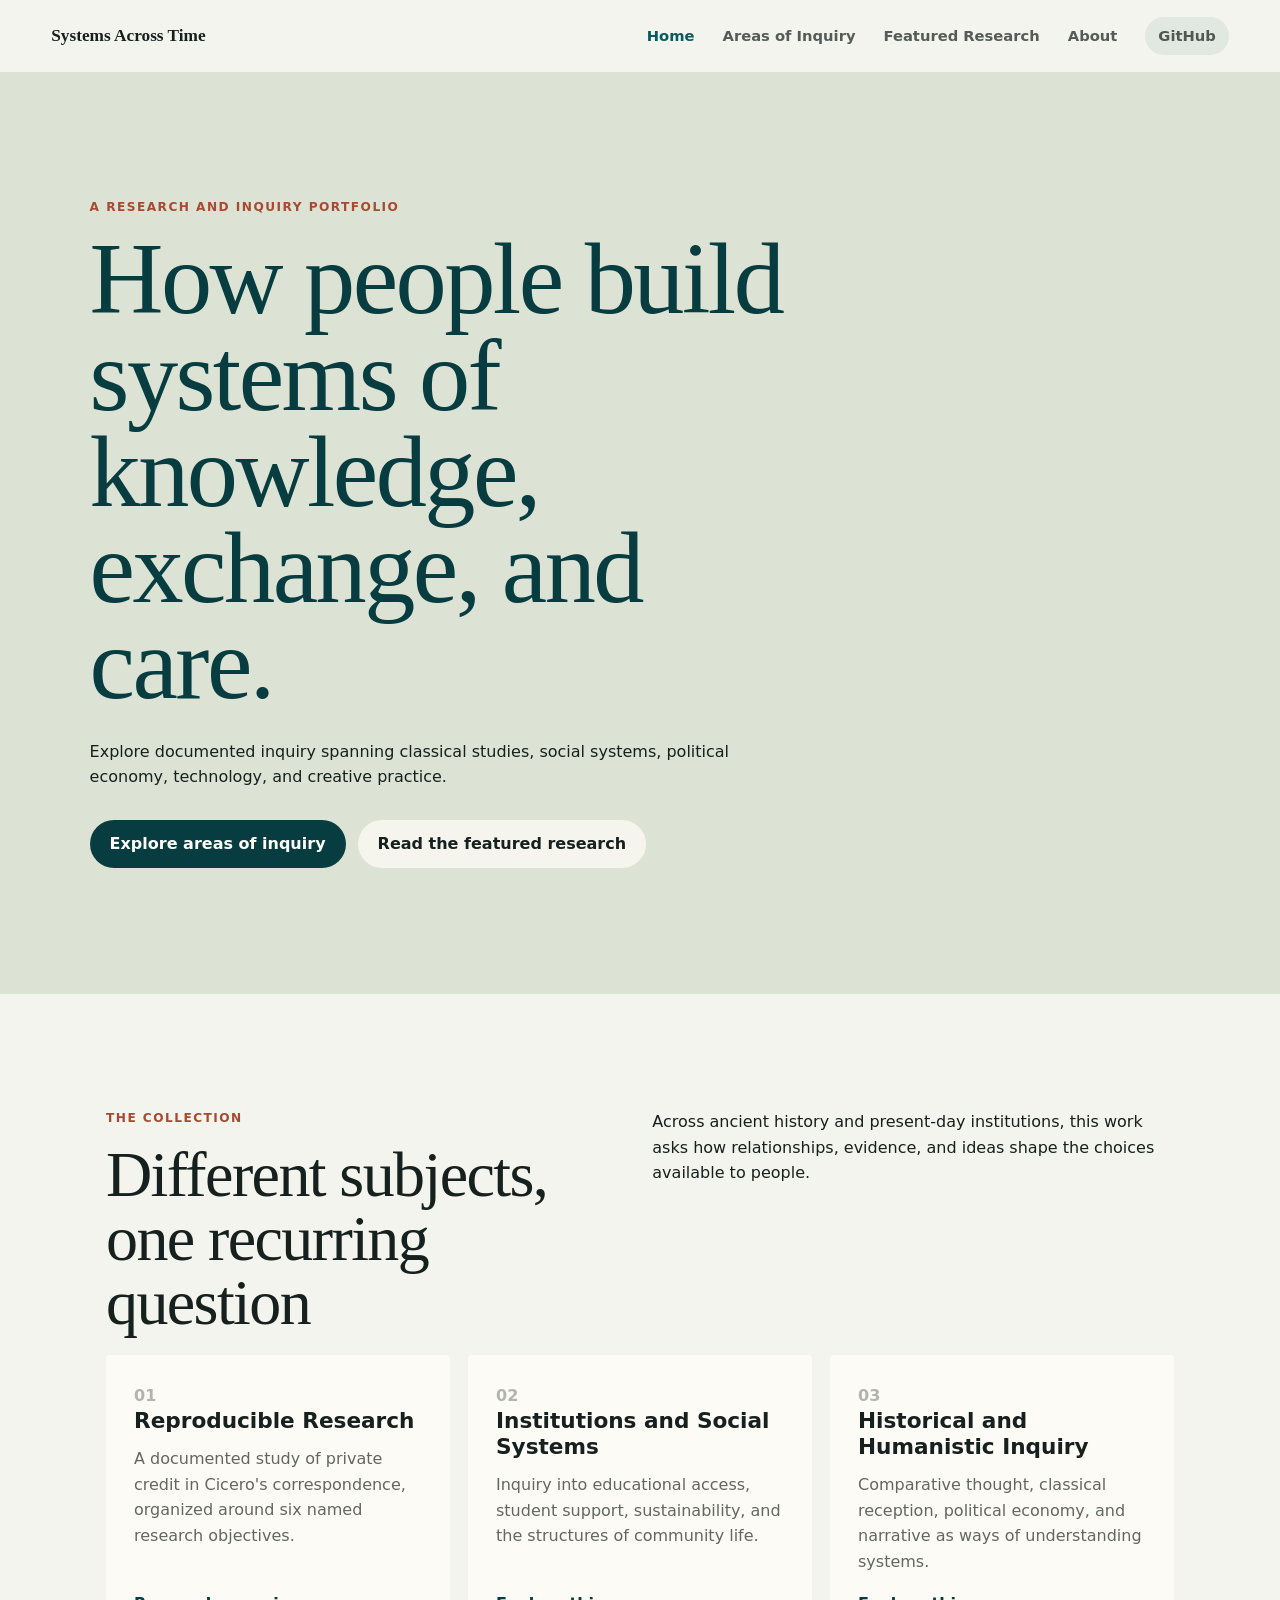
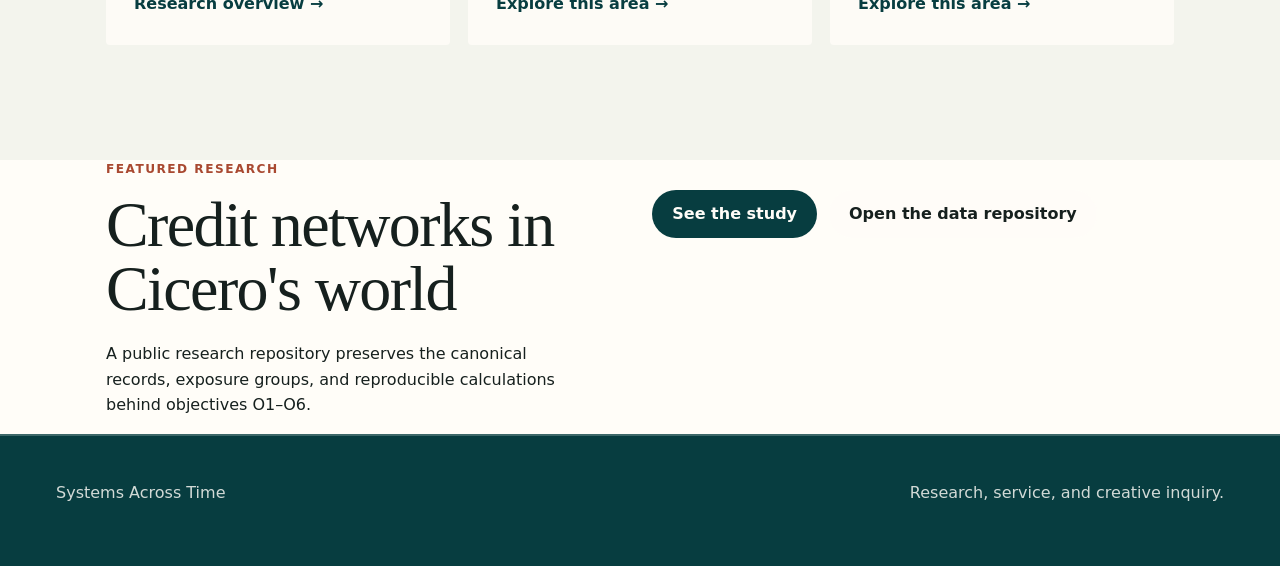
<file: index.html>
<!doctype html>
<html lang="en">
<head>
  <meta charset="utf-8">
  <meta name="viewport" content="width=device-width, initial-scale=1">
  <meta name="description" content="Systems Across Time is a collection of research, service, and creative projects about how people build systems of knowledge, exchange, and care.">
  <title>Systems Across Time</title>
  <link rel="icon" href="assets/favicon.svg" type="image/svg+xml">
  <link rel="stylesheet" href="styles.css?v=20260715-2">
  <script src="script.js" defer></script>
</head>
<body>
  <a class="skip-link" href="#main">Skip to content</a>
  <header class="site-header">
    <a class="brand" href="index.html">Systems Across Time</a>
    <nav class="site-nav" aria-label="Main navigation">
      <a aria-current="page" href="index.html">Home</a><a href="projects/index.html">Areas of Inquiry</a><a href="research/index.html">Featured Research</a><a href="about.html">About</a>
      <a class="nav-cta" href="https://github.com/hcl-1024/cicero-credit-networks">GitHub</a>
    </nav>
  </header>
  <main id="main">
    <section class="hero">
      <div class="hero-content">
        <p class="eyebrow">A research and inquiry portfolio</p>
        <h1>How people build systems of knowledge, exchange, and care.</h1>
        <p>Explore documented inquiry spanning classical studies, social systems, political economy, technology, and creative practice.</p>
        <div class="actions"><a class="button primary" href="projects/index.html">Explore areas of inquiry</a><a class="button secondary" href="research/index.html">Read the featured research</a></div>
      </div>
    </section>
    <section class="section">
      <div class="inner split">
        <div><p class="kicker">The collection</p><h2>Different subjects, one recurring question</h2></div>
        <p>Across ancient history and present-day institutions, this work asks how relationships, evidence, and ideas shape the choices available to people.</p>
      </div>
      <div class="inner card-grid">
        <article class="card"><span class="card-number">01</span><h3>Reproducible Research</h3><p>A documented study of private credit in Cicero's correspondence, organized around six named research objectives.</p><a class="card-link" href="research/index.html">Research overview →</a></article>
        <article class="card"><span class="card-number">02</span><h3>Institutions and Social Systems</h3><p>Inquiry into educational access, student support, sustainability, and the structures of community life.</p><a class="card-link" href="projects/index.html#social-systems">Explore this area →</a></article>
        <article class="card"><span class="card-number">03</span><h3>Historical and Humanistic Inquiry</h3><p>Comparative thought, classical reception, political economy, and narrative as ways of understanding systems.</p><a class="card-link" href="projects/index.html#humanities">Explore this area →</a></article>
      </div>
    </section>
    <section class="band"><div class="inner split"><div><p class="kicker">Featured research</p><h2>Credit networks in Cicero's world</h2><p>A public research repository preserves the canonical records, exposure groups, and reproducible calculations behind objectives O1–O6.</p></div><div class="actions"><a class="button primary" href="research/index.html">See the study</a><a class="button secondary" href="https://github.com/hcl-1024/cicero-credit-networks">Open the data repository</a></div></div></section>
  </main>
  <footer class="site-footer"><div class="footer-inner"><p>Systems Across Time</p><p>Research, service, and creative inquiry.</p></div></footer>
</body>
</html>
</file>
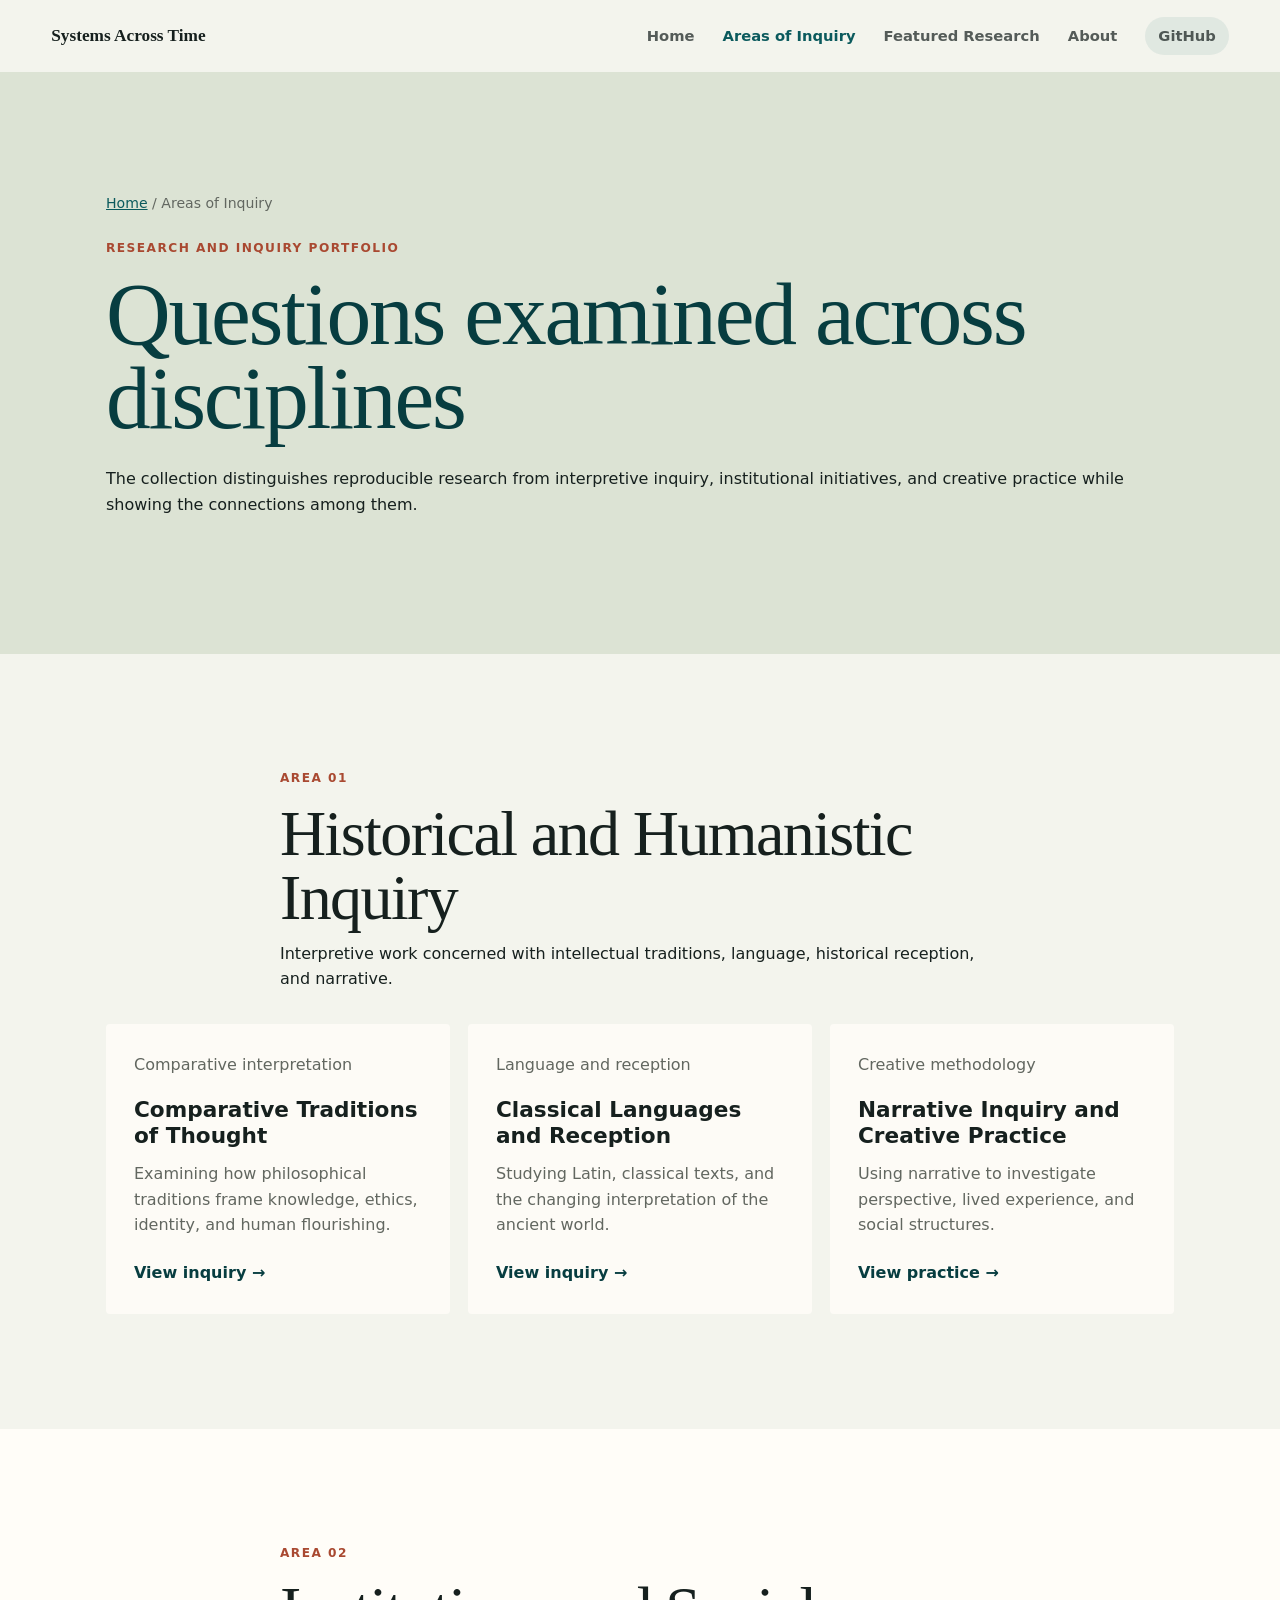
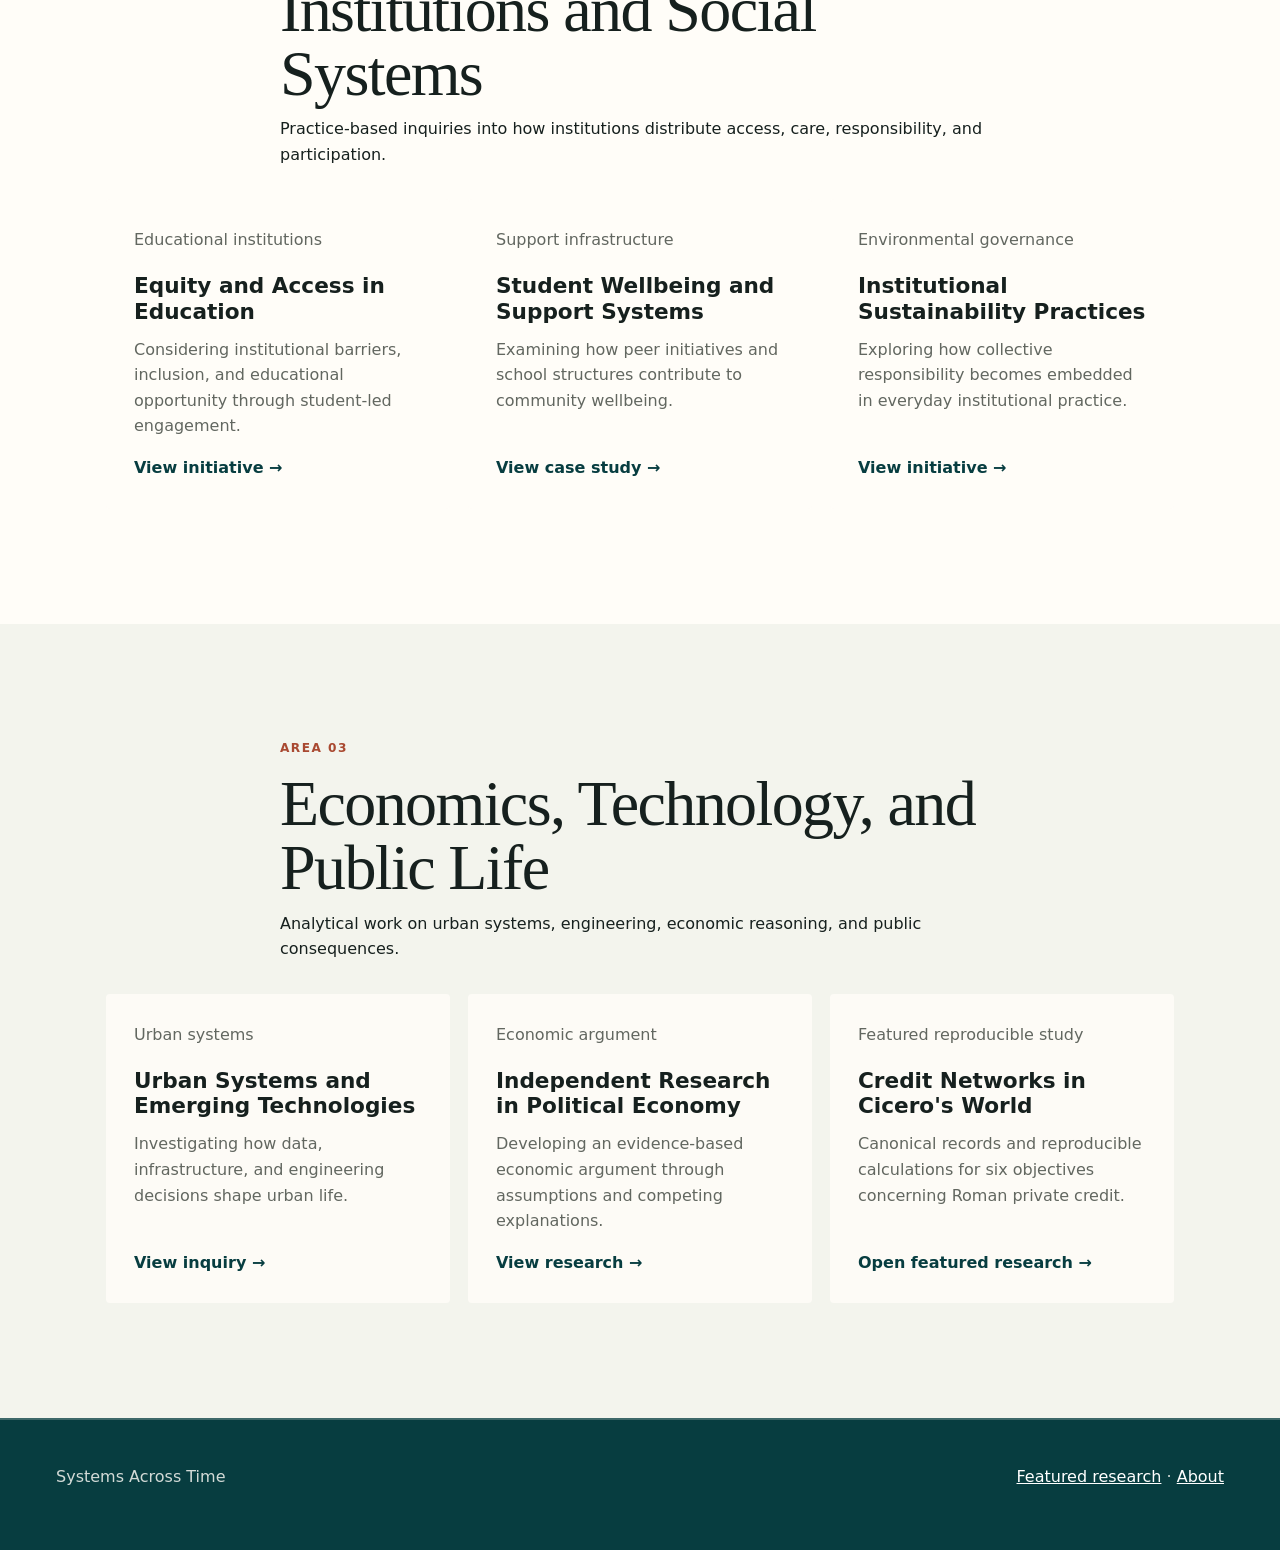
<file: projects/index.html>
<!doctype html>
<html lang="en">
<head>
  <meta charset="utf-8"><meta name="viewport" content="width=device-width, initial-scale=1">
  <meta name="description" content="Research and areas of inquiry across the humanities, social systems, economics, and technology.">
  <title>Research and Areas of Inquiry | Systems Across Time</title>
  <link rel="icon" href="../assets/favicon.svg" type="image/svg+xml"><link rel="stylesheet" href="../styles.css?v=20260715-2"><script src="../script.js" defer></script>
</head>
<body><a class="skip-link" href="#main">Skip to content</a>
<header class="site-header"><a class="brand" href="../index.html">Systems Across Time</a><nav class="site-nav" aria-label="Main navigation"><a href="../index.html">Home</a><a aria-current="page" href="index.html">Areas of Inquiry</a><a href="../research/index.html">Featured Research</a><a href="../about.html">About</a><a class="nav-cta" href="https://github.com/hcl-1024/cicero-credit-networks">GitHub</a></nav></header>
<main id="main">
  <section class="page-hero"><div class="inner"><p class="breadcrumbs"><a href="../index.html">Home</a> / Areas of Inquiry</p><p class="eyebrow">Research and inquiry portfolio</p><h1>Questions examined across disciplines</h1><p>The collection distinguishes reproducible research from interpretive inquiry, institutional initiatives, and creative practice while showing the connections among them.</p></div></section>
  <section class="section area-section" id="humanities"><div class="inner area-heading"><p class="kicker">Area 01</p><h2>Historical and Humanistic Inquiry</h2><p>Interpretive work concerned with intellectual traditions, language, historical reception, and narrative.</p></div><div class="inner card-grid">
    <article class="card"><p class="card-meta">Comparative interpretation</p><h3>Comparative Traditions of Thought</h3><p>Examining how philosophical traditions frame knowledge, ethics, identity, and human flourishing.</p><a class="card-link" href="comparative-philosophy.html">View inquiry →</a></article>
    <article class="card"><p class="card-meta">Language and reception</p><h3>Classical Languages and Reception</h3><p>Studying Latin, classical texts, and the changing interpretation of the ancient world.</p><a class="card-link" href="latin-club.html">View inquiry →</a></article>
    <article class="card"><p class="card-meta">Creative methodology</p><h3>Narrative Inquiry and Creative Practice</h3><p>Using narrative to investigate perspective, lived experience, and social structures.</p><a class="card-link" href="creative-writing.html">View practice →</a></article>
  </div></section>
  <section class="section area-section band" id="social-systems"><div class="inner area-heading"><p class="kicker">Area 02</p><h2>Institutions and Social Systems</h2><p>Practice-based inquiries into how institutions distribute access, care, responsibility, and participation.</p></div><div class="inner card-grid">
    <article class="card"><p class="card-meta">Educational institutions</p><h3>Equity and Access in Education</h3><p>Considering institutional barriers, inclusion, and educational opportunity through student-led engagement.</p><a class="card-link" href="education-equity.html">View initiative →</a></article>
    <article class="card"><p class="card-meta">Support infrastructure</p><h3>Student Wellbeing and Support Systems</h3><p>Examining how peer initiatives and school structures contribute to community wellbeing.</p><a class="card-link" href="student-wellbeing.html">View case study →</a></article>
    <article class="card"><p class="card-meta">Environmental governance</p><h3>Institutional Sustainability Practices</h3><p>Exploring how collective responsibility becomes embedded in everyday institutional practice.</p><a class="card-link" href="sustainability.html">View initiative →</a></article>
  </div></section>
  <section class="section area-section" id="public-life"><div class="inner area-heading"><p class="kicker">Area 03</p><h2>Economics, Technology, and Public Life</h2><p>Analytical work on urban systems, engineering, economic reasoning, and public consequences.</p></div><div class="inner card-grid">
    <article class="card"><p class="card-meta">Urban systems</p><h3>Urban Systems and Emerging Technologies</h3><p>Investigating how data, infrastructure, and engineering decisions shape urban life.</p><a class="card-link" href="smart-cities.html">View inquiry →</a></article>
    <article class="card"><p class="card-meta">Economic argument</p><h3>Independent Research in Political Economy</h3><p>Developing an evidence-based economic argument through assumptions and competing explanations.</p><a class="card-link" href="economics-essay.html">View research →</a></article>
    <article class="card"><p class="card-meta">Featured reproducible study</p><h3>Credit Networks in Cicero's World</h3><p>Canonical records and reproducible calculations for six objectives concerning Roman private credit.</p><a class="card-link" href="../research/index.html">Open featured research →</a></article>
  </div></section>
</main><footer class="site-footer"><div class="footer-inner"><p>Systems Across Time</p><p><a href="../research/index.html">Featured research</a> · <a href="../about.html">About</a></p></div></footer></body></html>
</file>
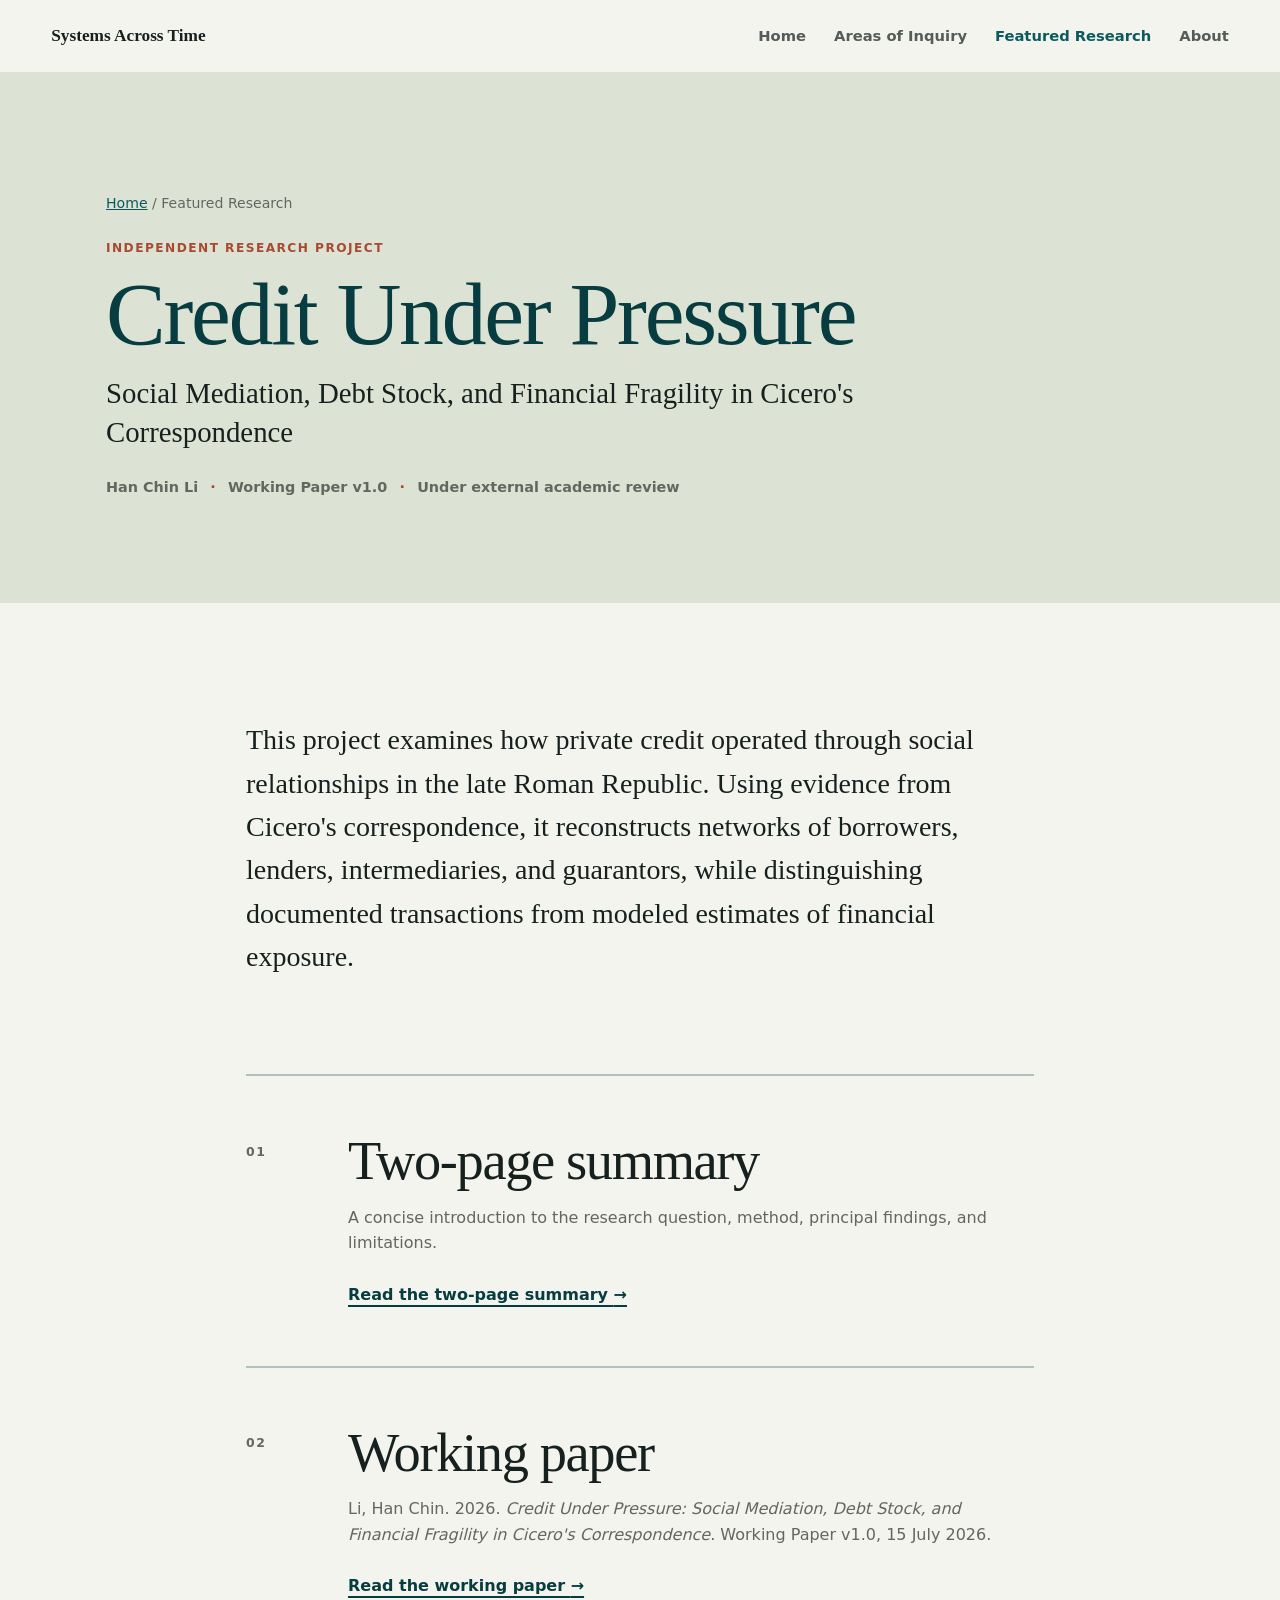
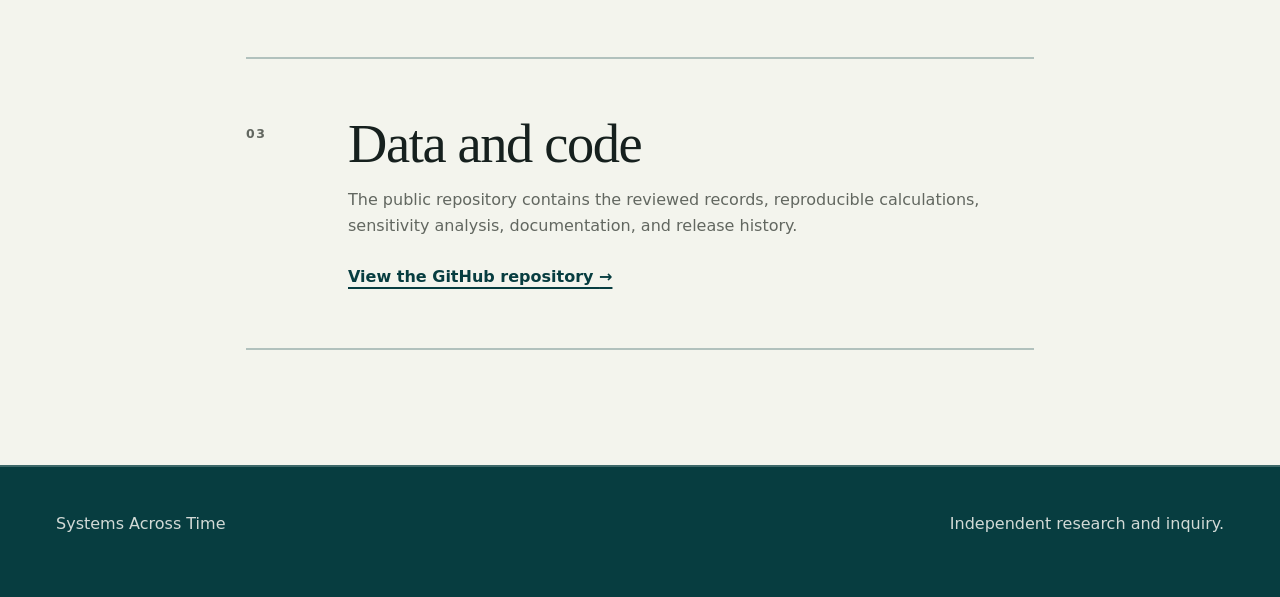
<file: research/index.html>
<!doctype html>
<html lang="en">
<head>
  <meta charset="utf-8">
  <meta name="viewport" content="width=device-width, initial-scale=1">
  <meta name="description" content="Credit Under Pressure, Han Chin Li's working paper and reproducible research project on private credit in Cicero's correspondence.">
  <title>Credit Under Pressure | Systems Across Time</title>
  <link rel="icon" href="../assets/favicon.svg" type="image/svg+xml">
  <link rel="stylesheet" href="../styles.css?v=20260715-3">
  <script src="../script.js" defer></script>
</head>
<body class="research-page">
  <a class="skip-link" href="#main">Skip to content</a>
  <header class="site-header">
    <a class="brand" href="../index.html">Systems Across Time</a>
    <nav class="site-nav" aria-label="Main navigation">
      <a href="../index.html">Home</a>
      <a href="../projects/index.html">Areas of Inquiry</a>
      <a aria-current="page" href="index.html">Featured Research</a>
      <a href="../about.html">About</a>
    </nav>
  </header>

  <main id="main">
    <section class="page-hero research-hero">
      <div class="inner">
        <p class="breadcrumbs"><a href="../index.html">Home</a> / Featured Research</p>
        <p class="eyebrow">Independent Research Project</p>
        <h1>Credit Under Pressure</h1>
        <p class="research-subtitle">Social Mediation, Debt Stock, and Financial Fragility in Cicero's Correspondence</p>
        <p class="research-meta">Han Chin Li <span aria-hidden="true">·</span> Working Paper v1.0 <span aria-hidden="true">·</span> Under external academic review</p>
      </div>
    </section>

    <section class="section">
      <div class="inner research-content">
        <p class="research-intro" id="overview">This project examines how private credit operated through social relationships in the late Roman Republic. Using evidence from Cicero's correspondence, it reconstructs networks of borrowers, lenders, intermediaries, and guarantors, while distinguishing documented transactions from modeled estimates of financial exposure.</p>

        <div class="resource-list" aria-label="Project resources">
          <article class="resource" id="summary">
            <p class="resource-number">01</p>
            <div>
              <h2>Two-page summary</h2>
              <p>A concise introduction to the research question, method, principal findings, and limitations.</p>
              <a class="resource-link" href="documents/Cicero_Credit_Networks_Two_Page_Summary.pdf">Read the two-page summary <span aria-hidden="true">→</span></a>
            </div>
          </article>

          <article class="resource" id="paper">
            <p class="resource-number">02</p>
            <div>
              <h2>Working paper</h2>
              <p>Li, Han Chin. 2026. <cite>Credit Under Pressure: Social Mediation, Debt Stock, and Financial Fragility in Cicero's Correspondence</cite>. Working Paper v1.0, 15 July 2026.</p>
              <a class="resource-link" href="documents/Li_2026_Credit_Under_Pressure_Working_Paper_v1.0.pdf">Read the working paper <span aria-hidden="true">→</span></a>
            </div>
          </article>

          <article class="resource" id="repository">
            <p class="resource-number">03</p>
            <div>
              <h2>Data and code</h2>
              <p>The public repository contains the reviewed records, reproducible calculations, sensitivity analysis, documentation, and release history.</p>
              <a class="resource-link" href="https://github.com/hcl-1024/cicero-credit-networks">View the GitHub repository <span aria-hidden="true">→</span></a>
            </div>
          </article>
        </div>
      </div>
    </section>
  </main>

  <footer class="site-footer">
    <div class="footer-inner"><p>Systems Across Time</p><p>Independent research and inquiry.</p></div>
  </footer>
</body>
</html>
</file>
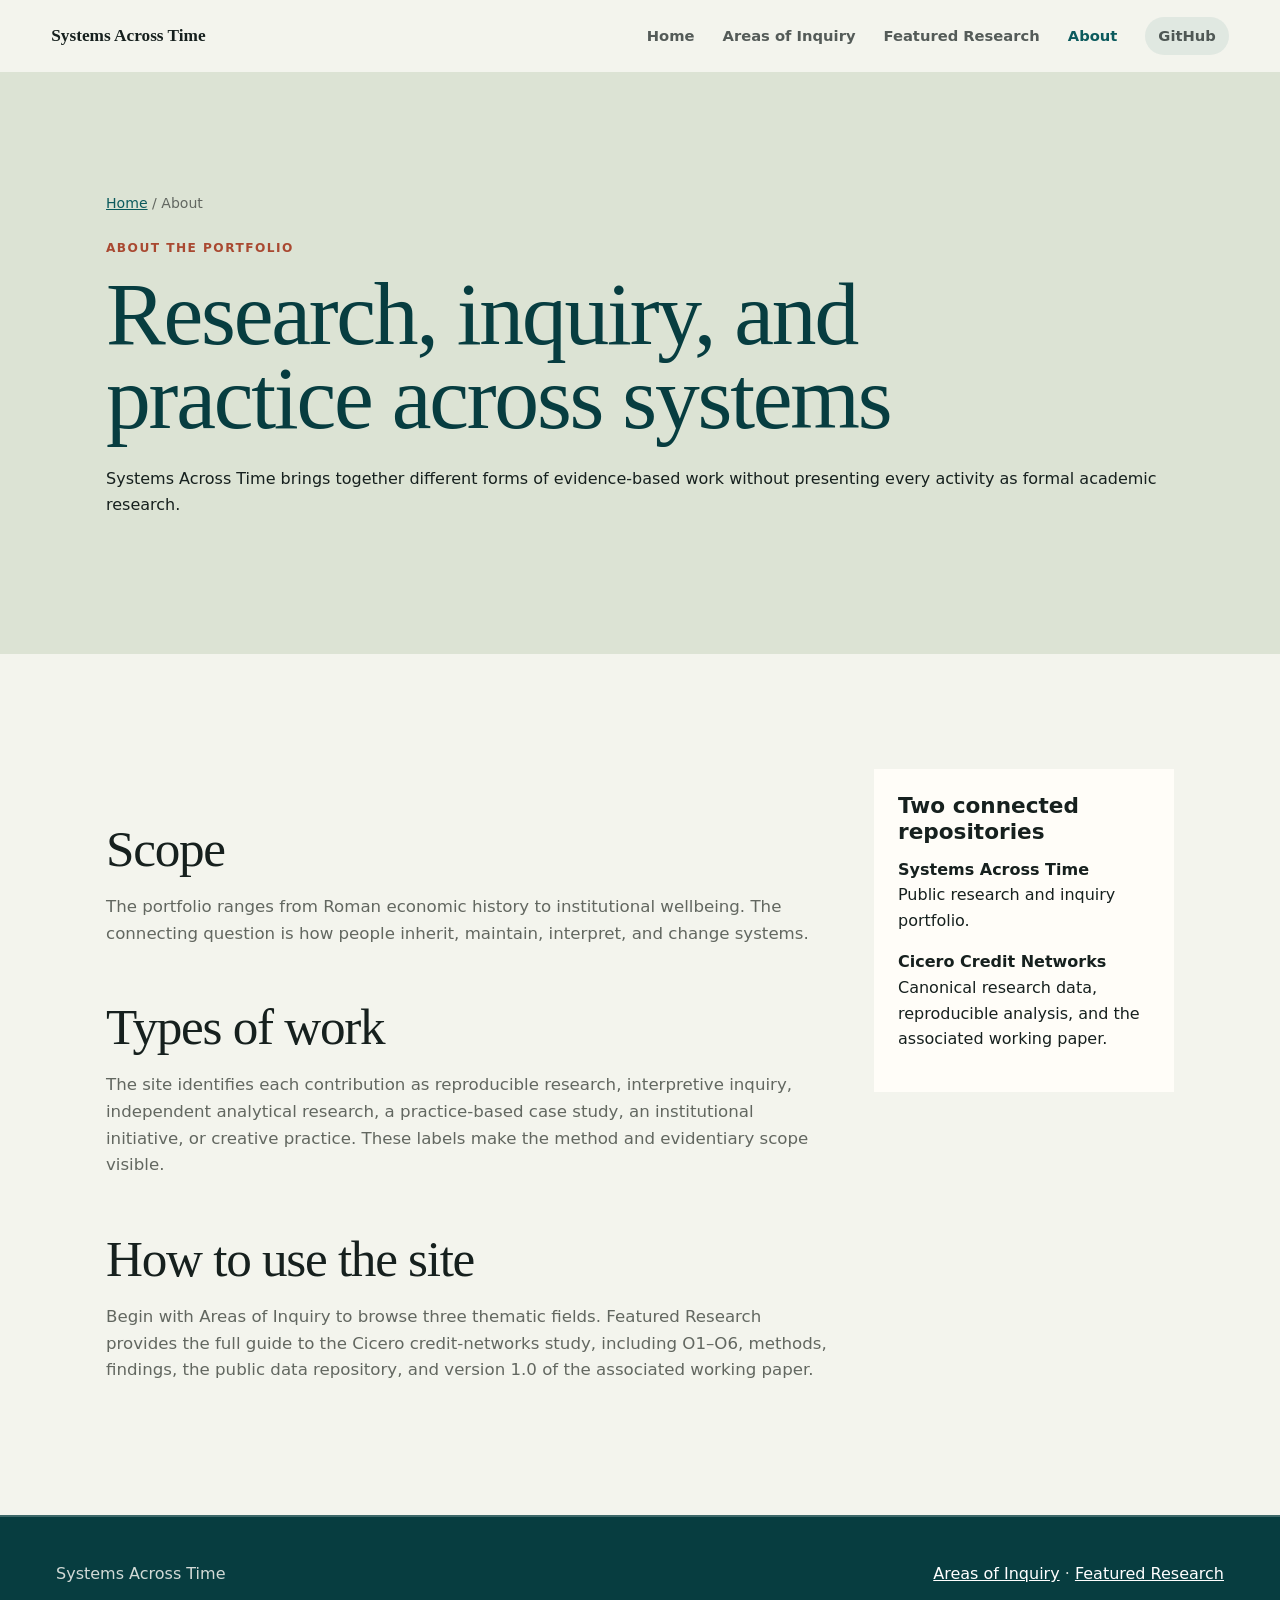
<file: about.html>
<!doctype html>
<html lang="en">
<head>
  <meta charset="utf-8">
  <meta name="viewport" content="width=device-width, initial-scale=1">
  <meta name="description" content="About the Systems Across Time research and inquiry portfolio.">
  <title>About | Systems Across Time</title>
  <link rel="icon" href="assets/favicon.svg" type="image/svg+xml">
  <link rel="stylesheet" href="styles.css?v=20260715-2">
  <script src="script.js" defer></script>
</head>
<body>
  <a class="skip-link" href="#main">Skip to content</a>
  <header class="site-header">
    <a class="brand" href="index.html">Systems Across Time</a>
    <nav class="site-nav" aria-label="Main navigation">
      <a href="index.html">Home</a><a href="projects/index.html">Areas of Inquiry</a><a href="research/index.html">Featured Research</a><a aria-current="page" href="about.html">About</a><a class="nav-cta" href="https://github.com/hcl-1024/cicero-credit-networks">GitHub</a>
    </nav>
  </header>
  <main id="main">
    <section class="page-hero">
      <div class="inner">
        <p class="breadcrumbs"><a href="index.html">Home</a> / About</p>
        <p class="eyebrow">About the portfolio</p>
        <h1>Research, inquiry, and practice across systems</h1>
        <p>Systems Across Time brings together different forms of evidence-based work without presenting every activity as formal academic research.</p>
      </div>
    </section>
    <section class="section">
      <div class="inner content-grid">
        <article class="prose">
          <h2>Scope</h2>
          <p>The portfolio ranges from Roman economic history to institutional wellbeing. The connecting question is how people inherit, maintain, interpret, and change systems.</p>
          <h2>Types of work</h2>
          <p>The site identifies each contribution as reproducible research, interpretive inquiry, independent analytical research, a practice-based case study, an institutional initiative, or creative practice. These labels make the method and evidentiary scope visible.</p>
          <h2>How to use the site</h2>
          <p>Begin with Areas of Inquiry to browse three thematic fields. Featured Research provides the full guide to the Cicero credit-networks study, including O1–O6, methods, findings, the public data repository, and version 1.0 of the associated working paper.</p>
        </article>
        <aside class="sidebar">
          <h3>Two connected repositories</h3>
          <p><strong>Systems Across Time</strong><br>Public research and inquiry portfolio.</p>
          <p><strong>Cicero Credit Networks</strong><br>Canonical research data, reproducible analysis, and the associated working paper.</p>
        </aside>
      </div>
    </section>
  </main>
  <footer class="site-footer"><div class="footer-inner"><p>Systems Across Time</p><p><a href="projects/index.html">Areas of Inquiry</a> · <a href="research/index.html">Featured Research</a></p></div></footer>
</body>
</html>
</file>
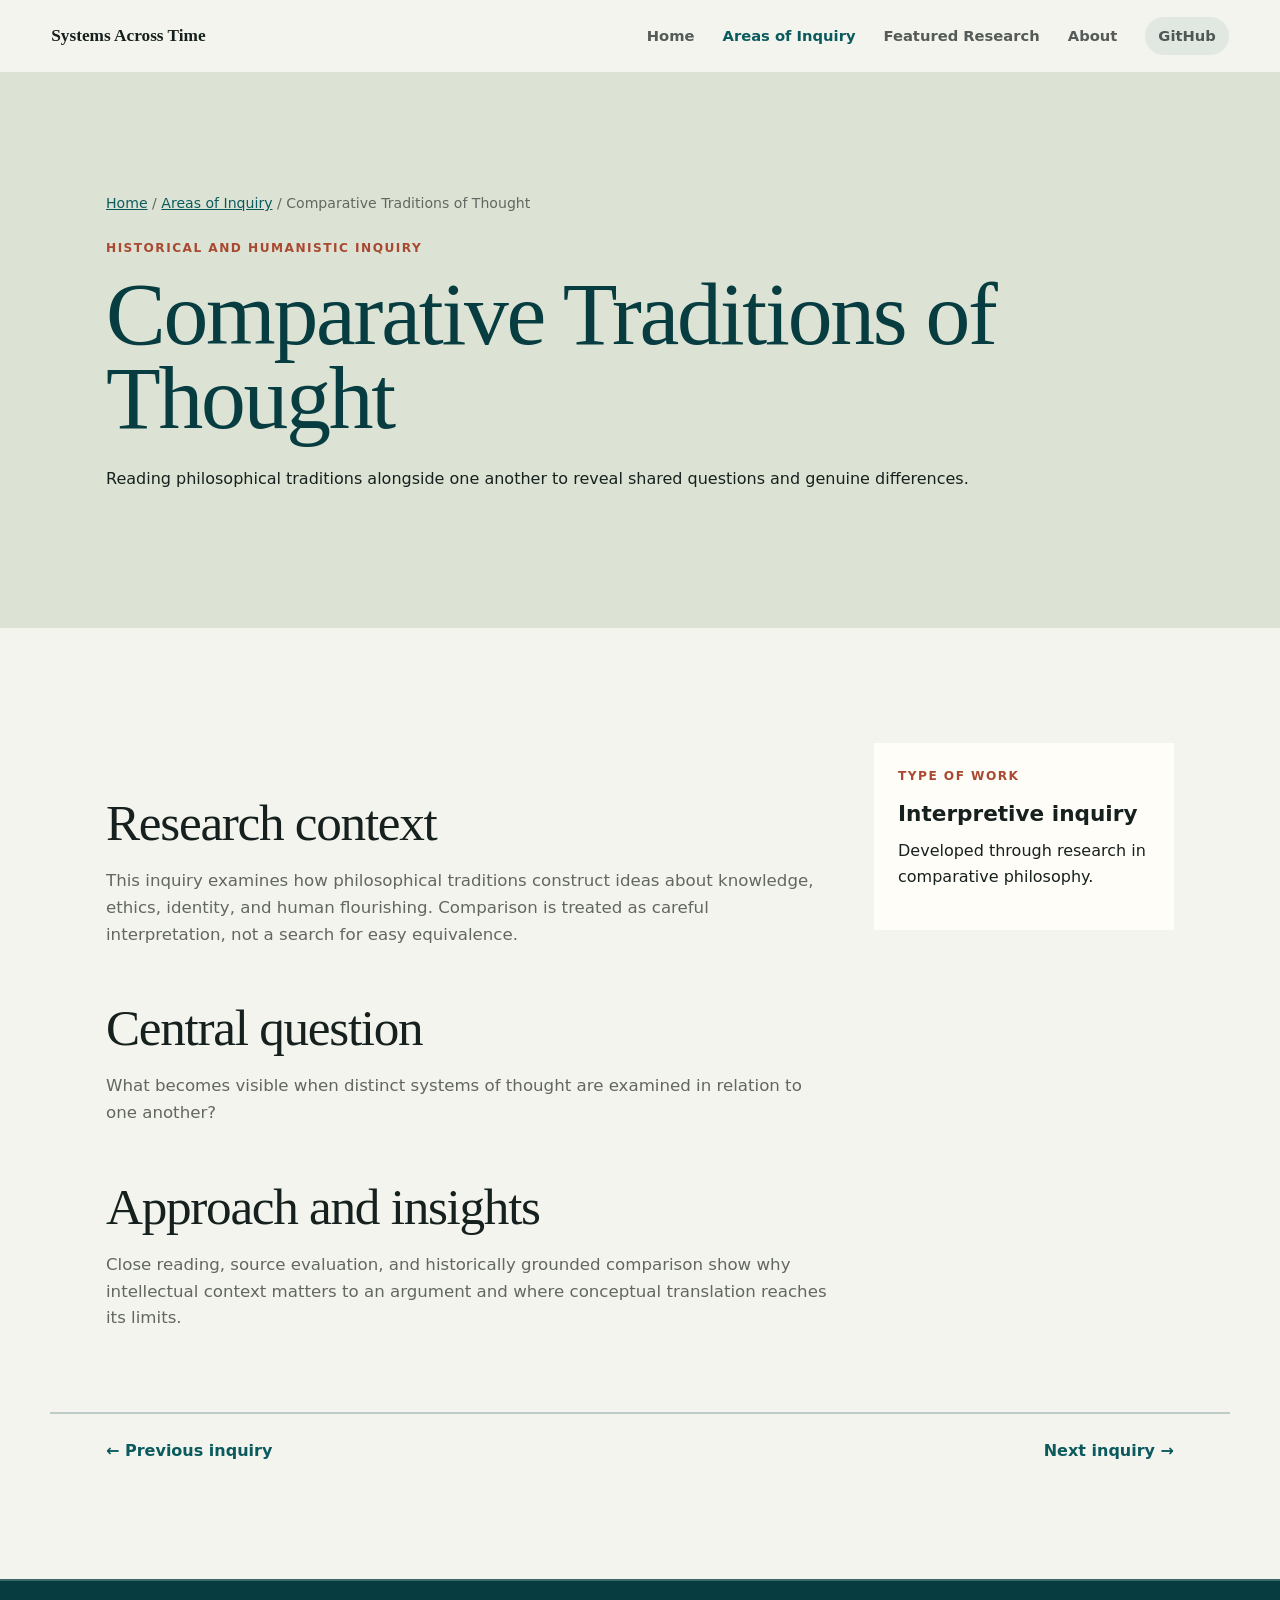
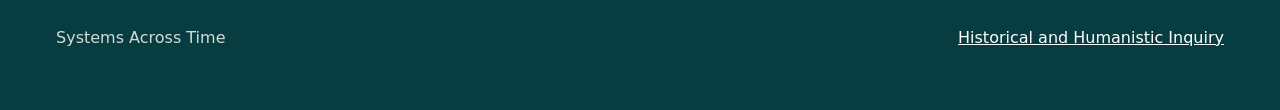
<file: projects/comparative-philosophy.html>
<!doctype html><html lang="en"><head><meta charset="utf-8"><meta name="viewport" content="width=device-width, initial-scale=1"><meta name="description" content="Comparative inquiry into philosophical traditions and systems of thought."><title>Comparative Traditions of Thought | Systems Across Time</title><link rel="icon" href="../assets/favicon.svg" type="image/svg+xml"><link rel="stylesheet" href="../styles.css?v=20260715-2"><script src="../script.js" defer></script></head><body><a class="skip-link" href="#main">Skip to content</a><header class="site-header"><a class="brand" href="../index.html">Systems Across Time</a><nav class="site-nav" aria-label="Main navigation"><a href="../index.html">Home</a><a aria-current="page" href="index.html">Areas of Inquiry</a><a href="../research/index.html">Featured Research</a><a href="../about.html">About</a><a class="nav-cta" href="https://github.com/hcl-1024/cicero-credit-networks">GitHub</a></nav></header><main id="main"><section class="page-hero"><div class="inner"><p class="breadcrumbs"><a href="../index.html">Home</a> / <a href="index.html">Areas of Inquiry</a> / Comparative Traditions of Thought</p><p class="eyebrow">Historical and Humanistic Inquiry</p><h1>Comparative Traditions of Thought</h1><p>Reading philosophical traditions alongside one another to reveal shared questions and genuine differences.</p></div></section><section class="section"><div class="inner content-grid"><article class="prose"><h2>Research context</h2><p>This inquiry examines how philosophical traditions construct ideas about knowledge, ethics, identity, and human flourishing. Comparison is treated as careful interpretation, not a search for easy equivalence.</p><h2>Central question</h2><p>What becomes visible when distinct systems of thought are examined in relation to one another?</p><h2>Approach and insights</h2><p>Close reading, source evaluation, and historically grounded comparison show why intellectual context matters to an argument and where conceptual translation reaches its limits.</p></article><aside class="sidebar"><p class="tag">Type of work</p><h3>Interpretive inquiry</h3><p>Developed through research in comparative philosophy.</p></aside></div><div class="inner pagination"><a href="creative-writing.html">← Previous inquiry</a><a href="latin-club.html">Next inquiry →</a></div></section></main><footer class="site-footer"><div class="footer-inner"><p>Systems Across Time</p><p><a href="index.html#humanities">Historical and Humanistic Inquiry</a></p></div></footer></body></html>
</file>
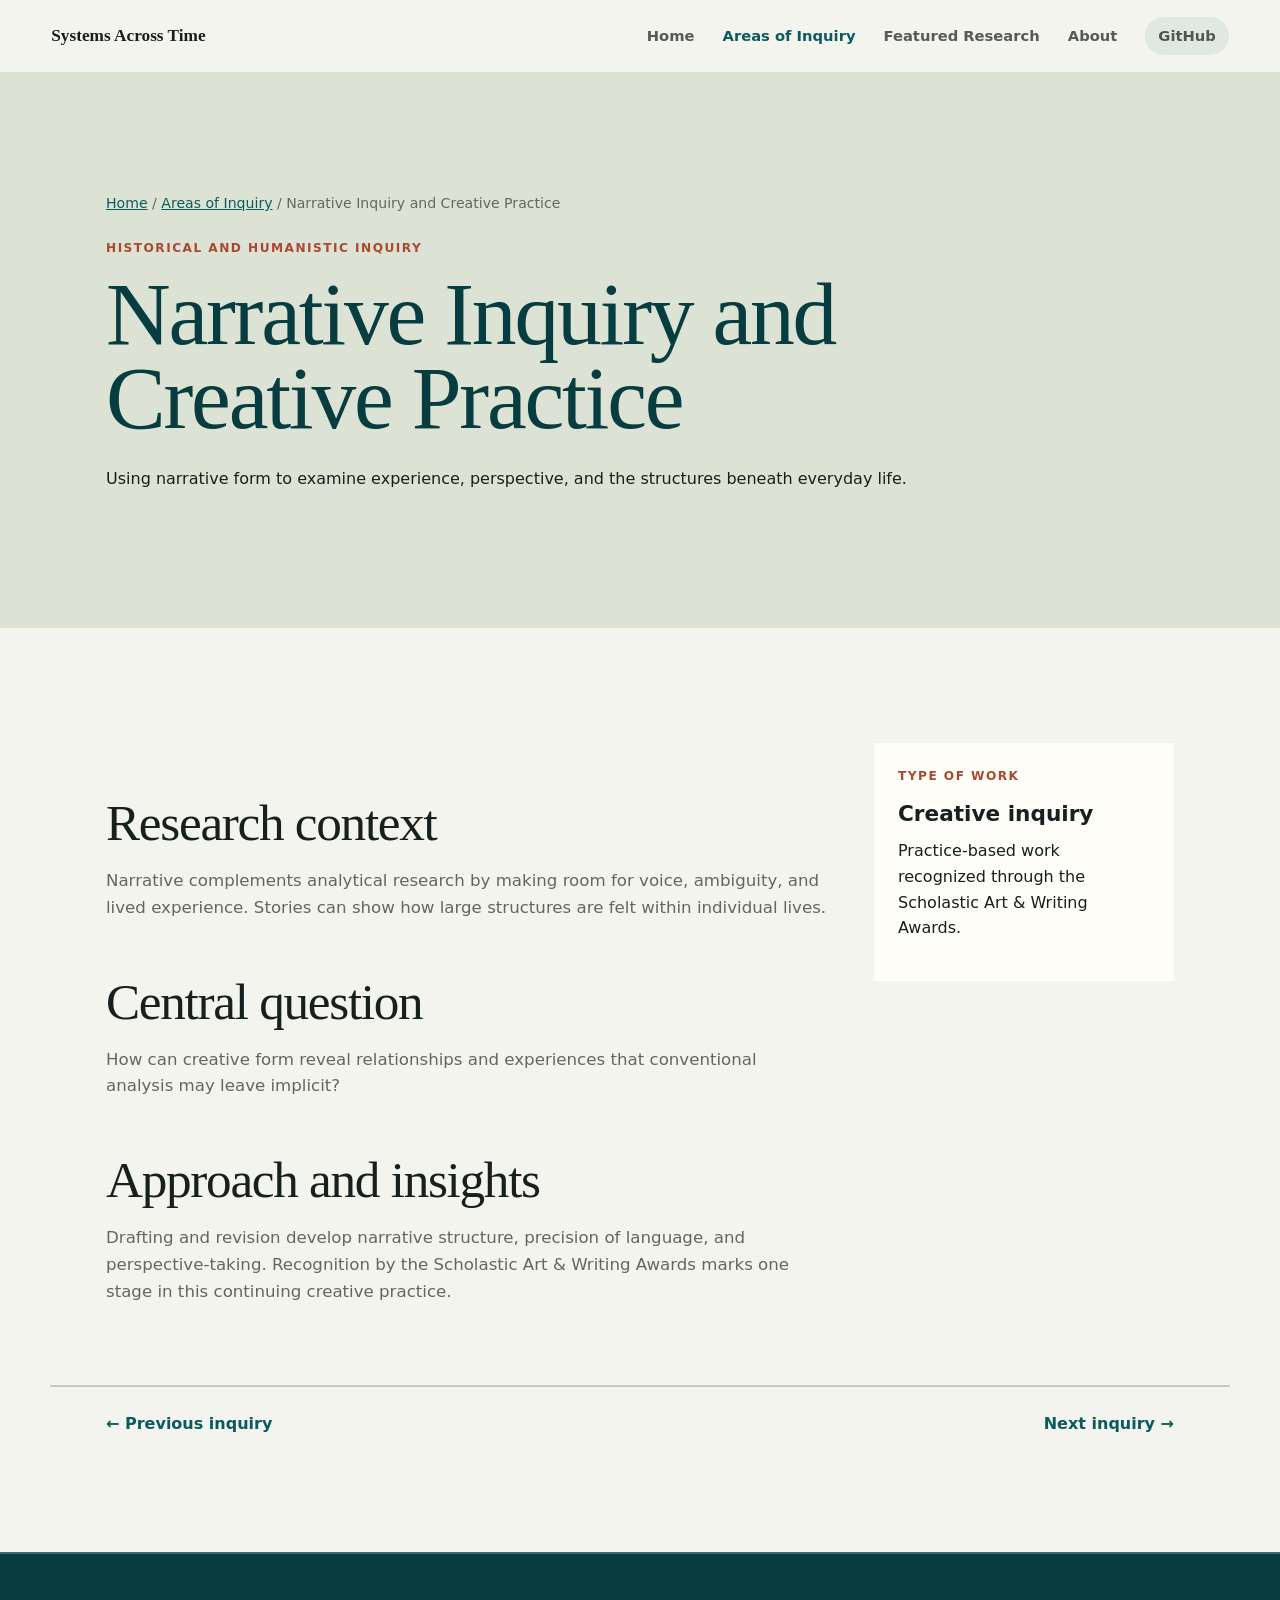
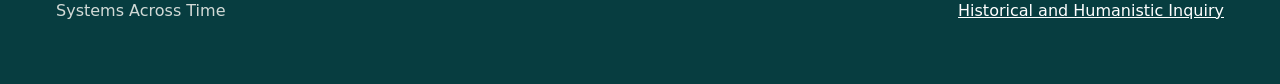
<file: projects/creative-writing.html>
<!doctype html><html lang="en"><head><meta charset="utf-8"><meta name="viewport" content="width=device-width, initial-scale=1"><meta name="description" content="Narrative inquiry and creative writing as methods for examining perspective and social structures."><title>Narrative Inquiry and Creative Practice | Systems Across Time</title><link rel="icon" href="../assets/favicon.svg" type="image/svg+xml"><link rel="stylesheet" href="../styles.css?v=20260715-2"><script src="../script.js" defer></script></head><body><a class="skip-link" href="#main">Skip to content</a><header class="site-header"><a class="brand" href="../index.html">Systems Across Time</a><nav class="site-nav" aria-label="Main navigation"><a href="../index.html">Home</a><a aria-current="page" href="index.html">Areas of Inquiry</a><a href="../research/index.html">Featured Research</a><a href="../about.html">About</a><a class="nav-cta" href="https://github.com/hcl-1024/cicero-credit-networks">GitHub</a></nav></header><main id="main"><section class="page-hero"><div class="inner"><p class="breadcrumbs"><a href="../index.html">Home</a> / <a href="index.html">Areas of Inquiry</a> / Narrative Inquiry and Creative Practice</p><p class="eyebrow">Historical and Humanistic Inquiry</p><h1>Narrative Inquiry and Creative Practice</h1><p>Using narrative form to examine experience, perspective, and the structures beneath everyday life.</p></div></section><section class="section"><div class="inner content-grid"><article class="prose"><h2>Research context</h2><p>Narrative complements analytical research by making room for voice, ambiguity, and lived experience. Stories can show how large structures are felt within individual lives.</p><h2>Central question</h2><p>How can creative form reveal relationships and experiences that conventional analysis may leave implicit?</p><h2>Approach and insights</h2><p>Drafting and revision develop narrative structure, precision of language, and perspective-taking. Recognition by the Scholastic Art &amp; Writing Awards marks one stage in this continuing creative practice.</p></article><aside class="sidebar"><p class="tag">Type of work</p><h3>Creative inquiry</h3><p>Practice-based work recognized through the Scholastic Art &amp; Writing Awards.</p></aside></div><div class="inner pagination"><a href="latin-club.html">← Previous inquiry</a><a href="comparative-philosophy.html">Next inquiry →</a></div></section></main><footer class="site-footer"><div class="footer-inner"><p>Systems Across Time</p><p><a href="index.html#humanities">Historical and Humanistic Inquiry</a></p></div></footer></body></html>
</file>
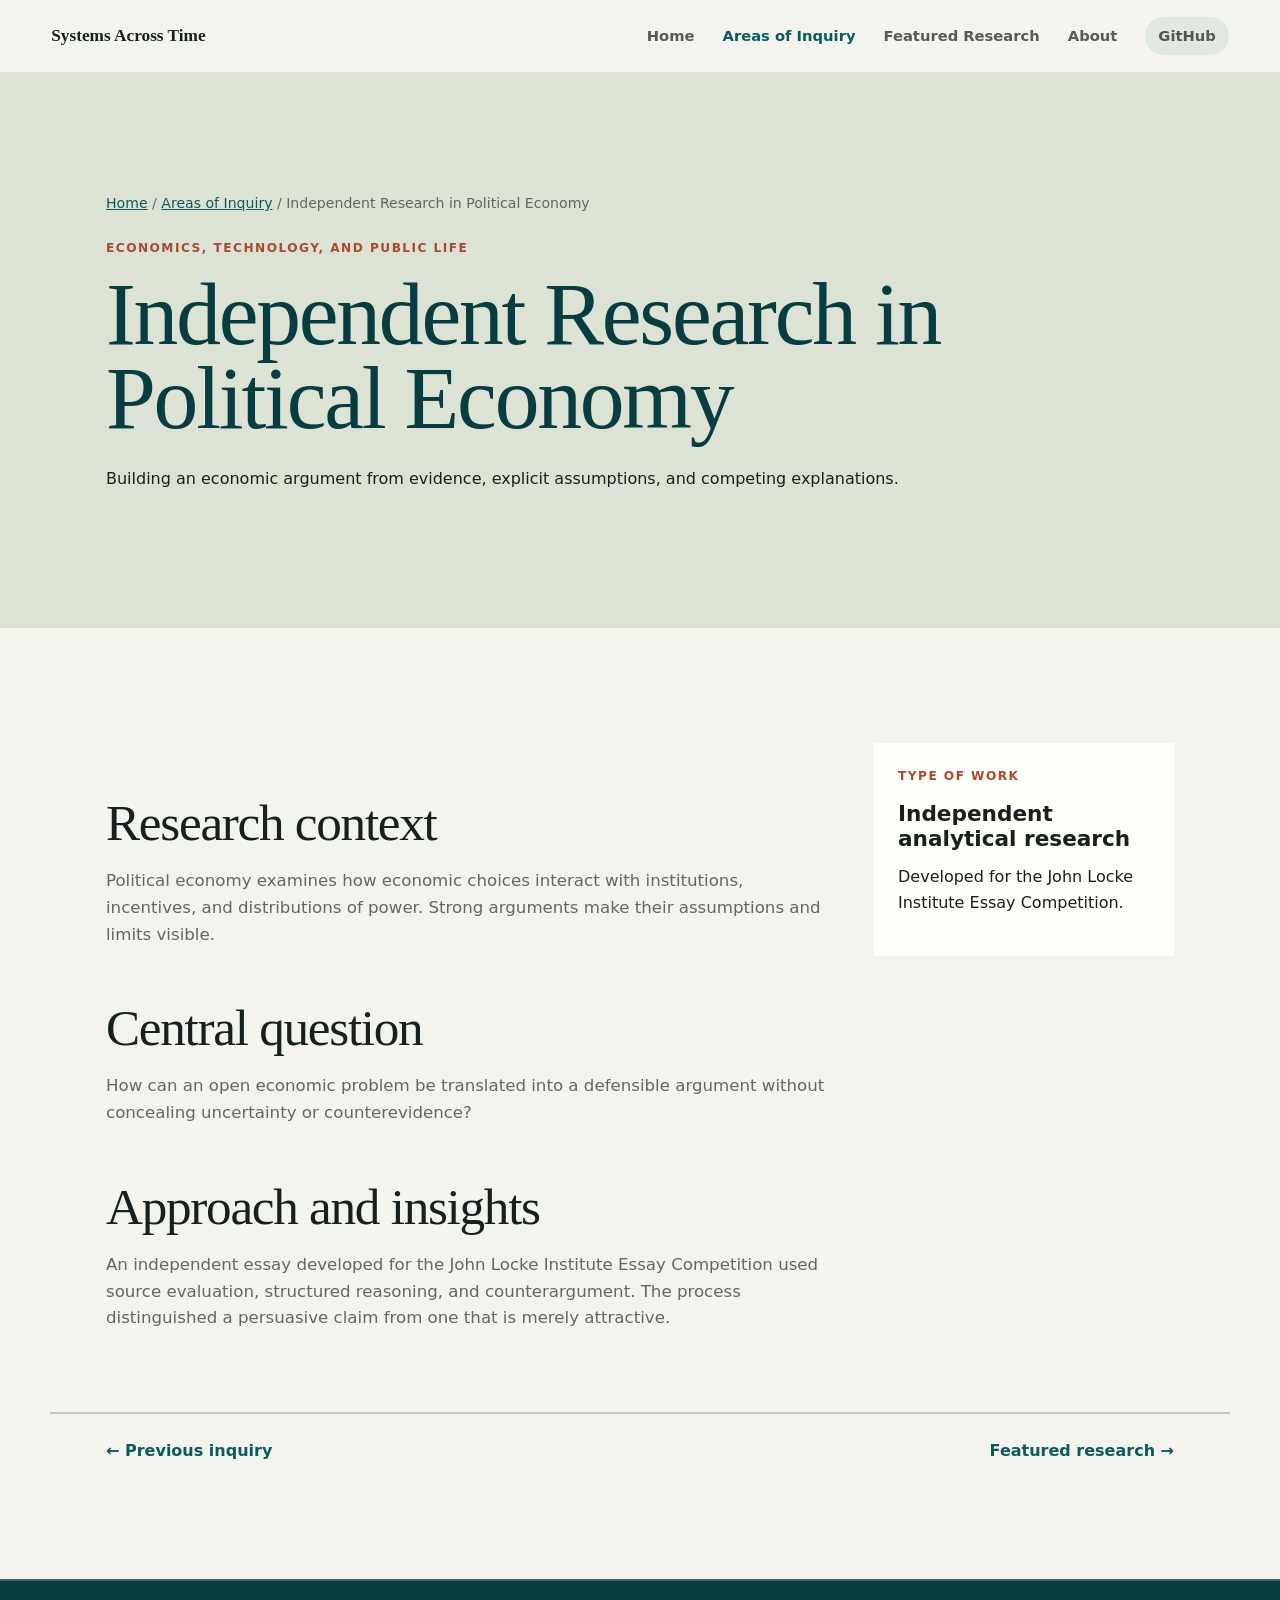
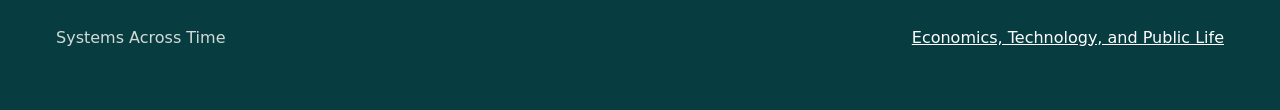
<file: projects/economics-essay.html>
<!doctype html><html lang="en"><head><meta charset="utf-8"><meta name="viewport" content="width=device-width, initial-scale=1"><meta name="description" content="Independent research and analytical writing in political economy."><title>Independent Research in Political Economy | Systems Across Time</title><link rel="icon" href="../assets/favicon.svg" type="image/svg+xml"><link rel="stylesheet" href="../styles.css?v=20260715-2"><script src="../script.js" defer></script></head><body><a class="skip-link" href="#main">Skip to content</a><header class="site-header"><a class="brand" href="../index.html">Systems Across Time</a><nav class="site-nav" aria-label="Main navigation"><a href="../index.html">Home</a><a aria-current="page" href="index.html">Areas of Inquiry</a><a href="../research/index.html">Featured Research</a><a href="../about.html">About</a><a class="nav-cta" href="https://github.com/hcl-1024/cicero-credit-networks">GitHub</a></nav></header><main id="main"><section class="page-hero"><div class="inner"><p class="breadcrumbs"><a href="../index.html">Home</a> / <a href="index.html">Areas of Inquiry</a> / Independent Research in Political Economy</p><p class="eyebrow">Economics, Technology, and Public Life</p><h1>Independent Research in Political Economy</h1><p>Building an economic argument from evidence, explicit assumptions, and competing explanations.</p></div></section><section class="section"><div class="inner content-grid"><article class="prose"><h2>Research context</h2><p>Political economy examines how economic choices interact with institutions, incentives, and distributions of power. Strong arguments make their assumptions and limits visible.</p><h2>Central question</h2><p>How can an open economic problem be translated into a defensible argument without concealing uncertainty or counterevidence?</p><h2>Approach and insights</h2><p>An independent essay developed for the John Locke Institute Essay Competition used source evaluation, structured reasoning, and counterargument. The process distinguished a persuasive claim from one that is merely attractive.</p></article><aside class="sidebar"><p class="tag">Type of work</p><h3>Independent analytical research</h3><p>Developed for the John Locke Institute Essay Competition.</p></aside></div><div class="inner pagination"><a href="smart-cities.html">← Previous inquiry</a><a href="../research/index.html">Featured research →</a></div></section></main><footer class="site-footer"><div class="footer-inner"><p>Systems Across Time</p><p><a href="index.html#public-life">Economics, Technology, and Public Life</a></p></div></footer></body></html>
</file>
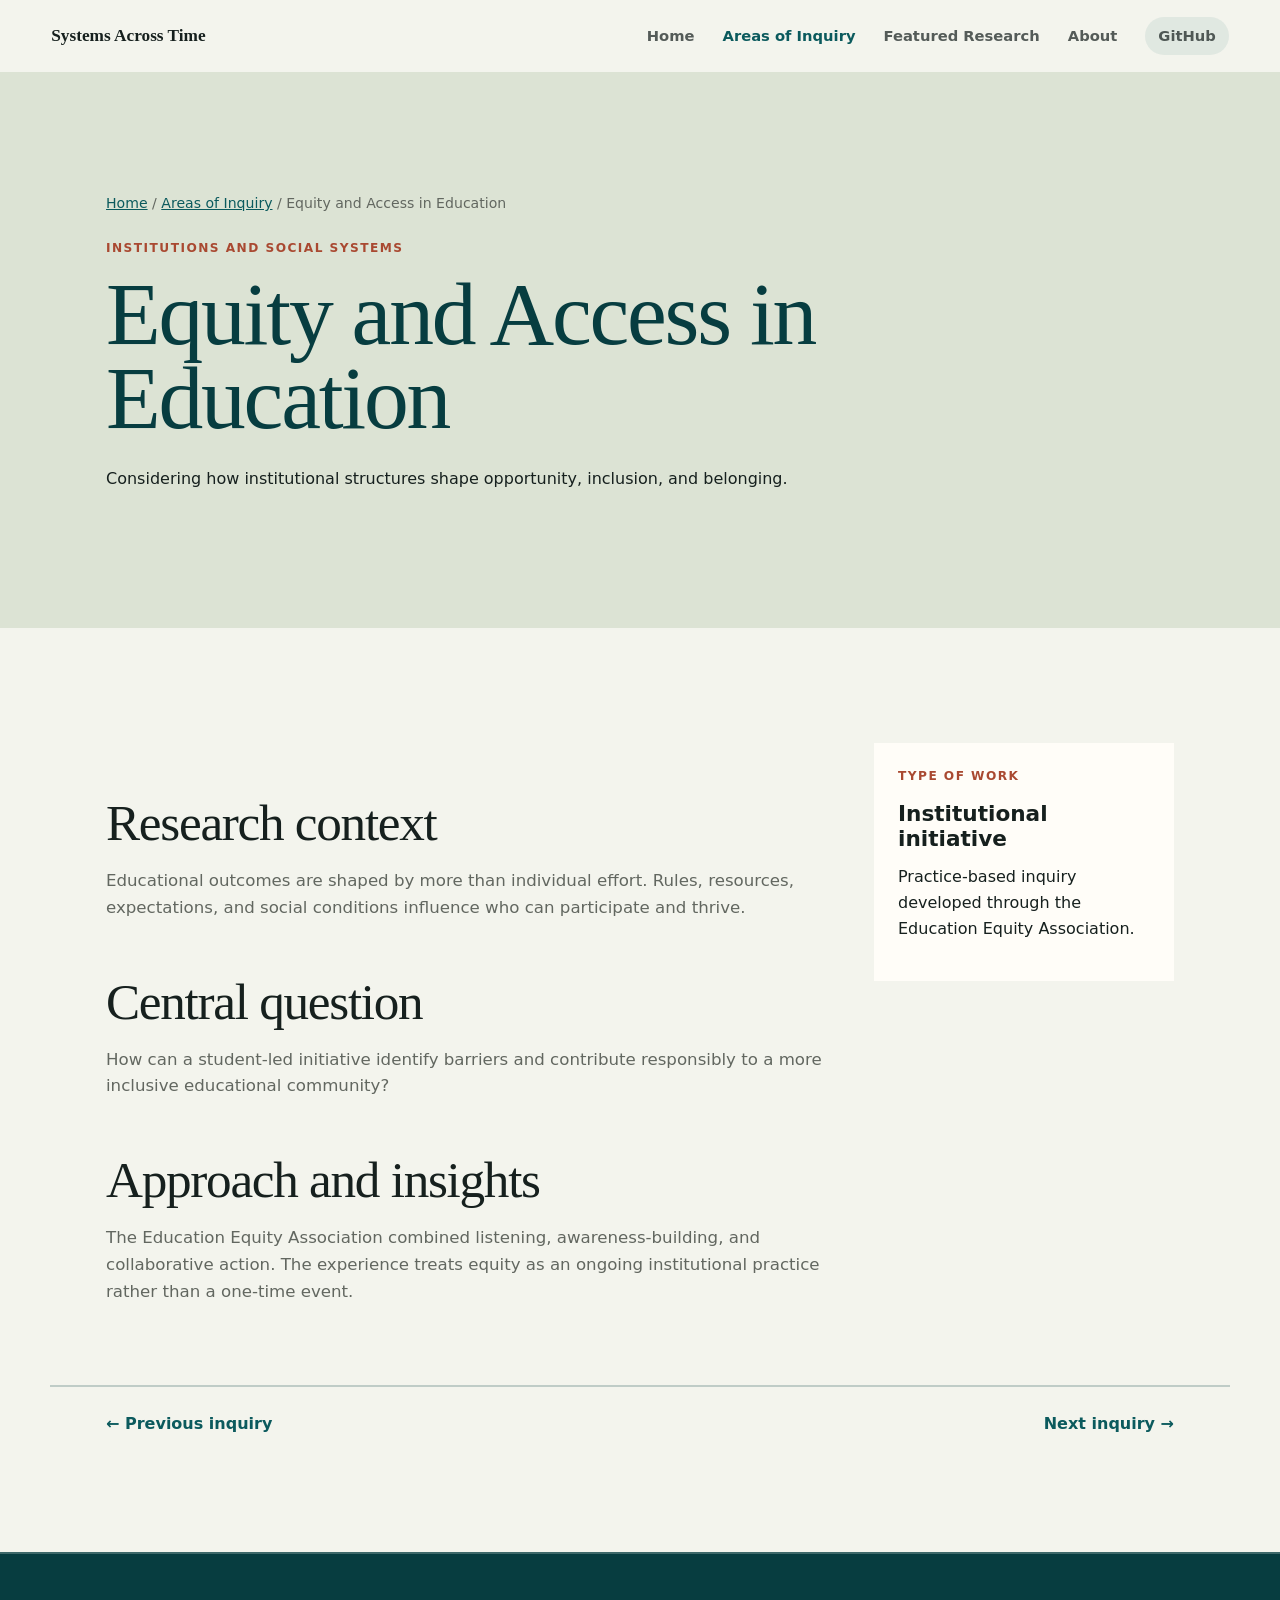
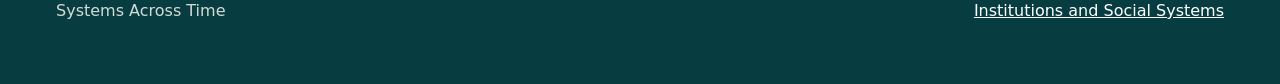
<file: projects/education-equity.html>
<!doctype html><html lang="en"><head><meta charset="utf-8"><meta name="viewport" content="width=device-width, initial-scale=1"><meta name="description" content="Practice-based inquiry into equity, access, and inclusion in education."><title>Equity and Access in Education | Systems Across Time</title><link rel="icon" href="../assets/favicon.svg" type="image/svg+xml"><link rel="stylesheet" href="../styles.css?v=20260715-2"><script src="../script.js" defer></script></head><body><a class="skip-link" href="#main">Skip to content</a><header class="site-header"><a class="brand" href="../index.html">Systems Across Time</a><nav class="site-nav" aria-label="Main navigation"><a href="../index.html">Home</a><a aria-current="page" href="index.html">Areas of Inquiry</a><a href="../research/index.html">Featured Research</a><a href="../about.html">About</a><a class="nav-cta" href="https://github.com/hcl-1024/cicero-credit-networks">GitHub</a></nav></header><main id="main"><section class="page-hero"><div class="inner"><p class="breadcrumbs"><a href="../index.html">Home</a> / <a href="index.html">Areas of Inquiry</a> / Equity and Access in Education</p><p class="eyebrow">Institutions and Social Systems</p><h1>Equity and Access in Education</h1><p>Considering how institutional structures shape opportunity, inclusion, and belonging.</p></div></section><section class="section"><div class="inner content-grid"><article class="prose"><h2>Research context</h2><p>Educational outcomes are shaped by more than individual effort. Rules, resources, expectations, and social conditions influence who can participate and thrive.</p><h2>Central question</h2><p>How can a student-led initiative identify barriers and contribute responsibly to a more inclusive educational community?</p><h2>Approach and insights</h2><p>The Education Equity Association combined listening, awareness-building, and collaborative action. The experience treats equity as an ongoing institutional practice rather than a one-time event.</p></article><aside class="sidebar"><p class="tag">Type of work</p><h3>Institutional initiative</h3><p>Practice-based inquiry developed through the Education Equity Association.</p></aside></div><div class="inner pagination"><a href="sustainability.html">← Previous inquiry</a><a href="student-wellbeing.html">Next inquiry →</a></div></section></main><footer class="site-footer"><div class="footer-inner"><p>Systems Across Time</p><p><a href="index.html#social-systems">Institutions and Social Systems</a></p></div></footer></body></html>
</file>
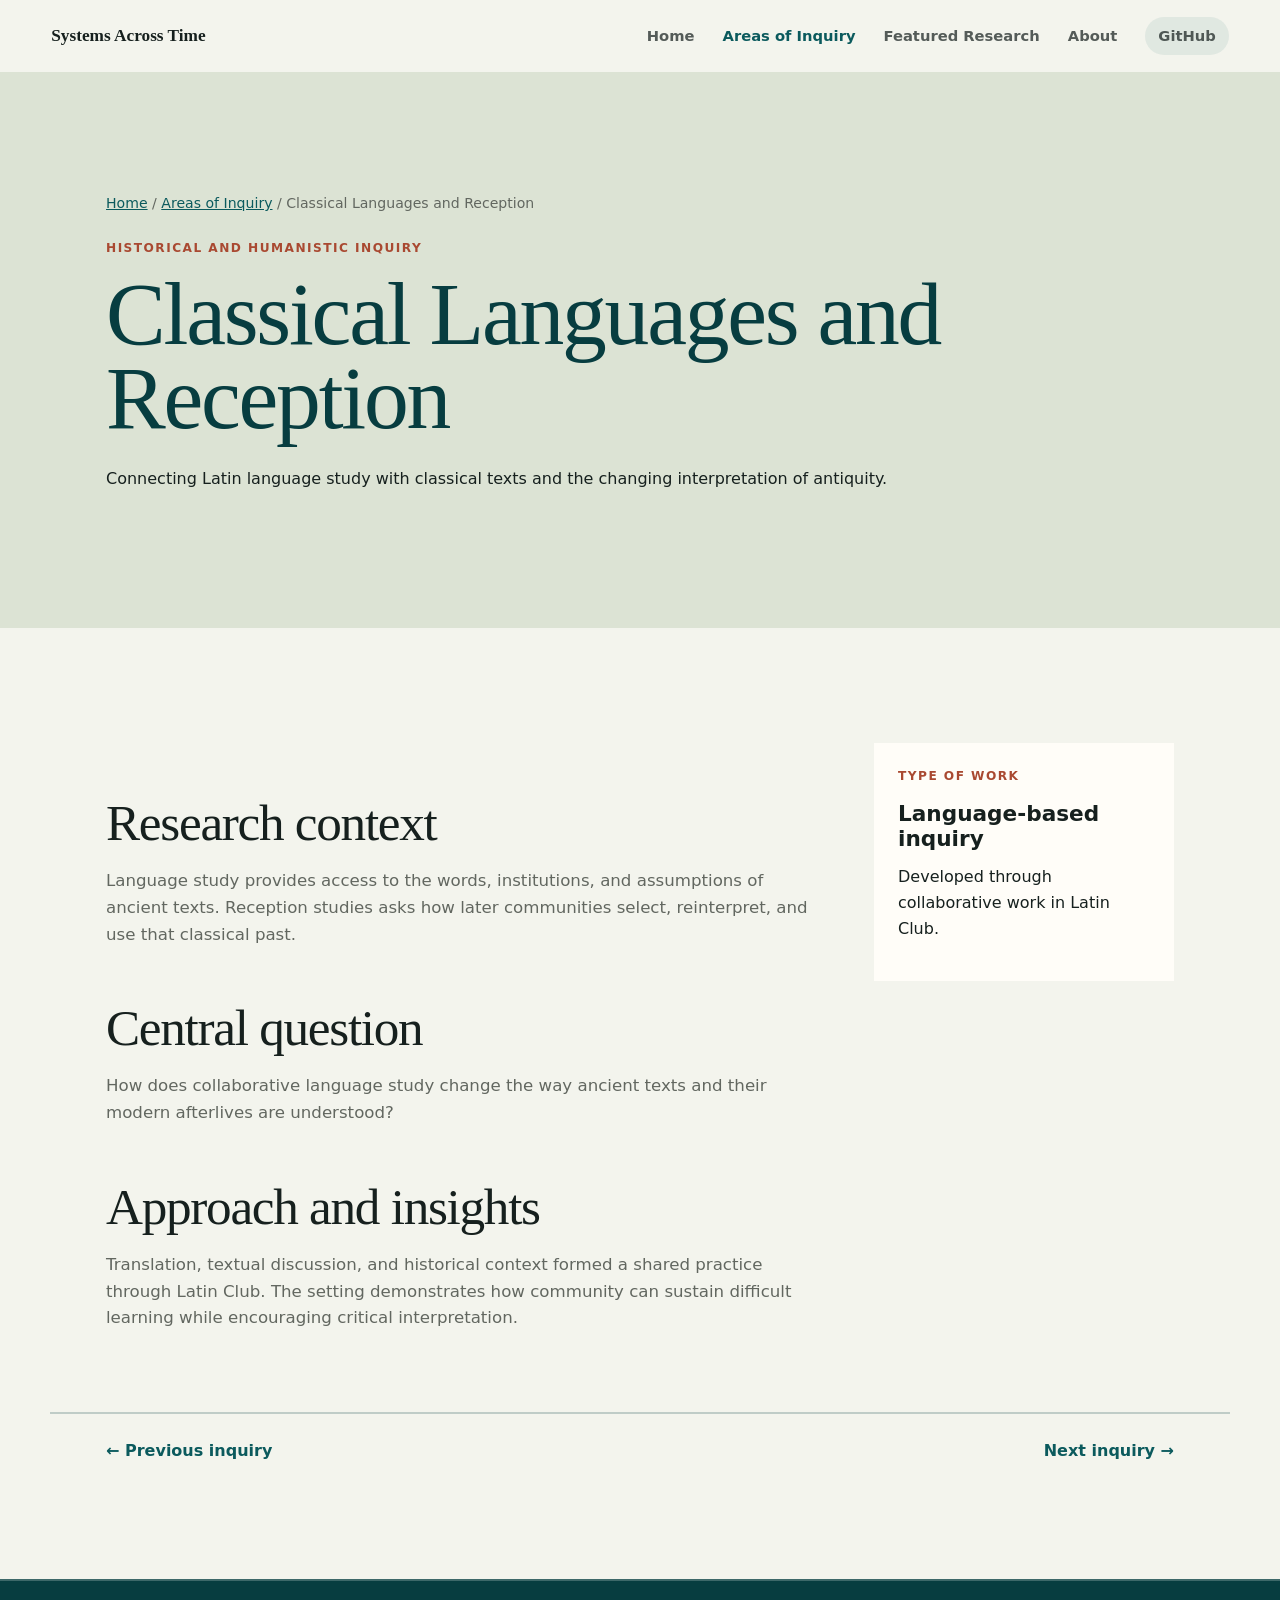
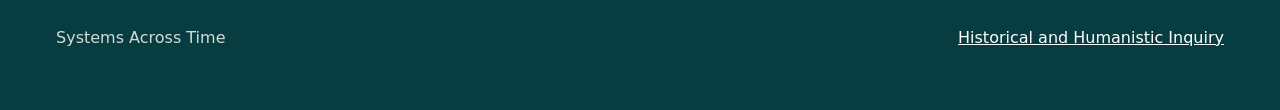
<file: projects/latin-club.html>
<!doctype html><html lang="en"><head><meta charset="utf-8"><meta name="viewport" content="width=device-width, initial-scale=1"><meta name="description" content="Inquiry into Latin, classical texts, and the modern reception of antiquity."><title>Classical Languages and Reception | Systems Across Time</title><link rel="icon" href="../assets/favicon.svg" type="image/svg+xml"><link rel="stylesheet" href="../styles.css?v=20260715-2"><script src="../script.js" defer></script></head><body><a class="skip-link" href="#main">Skip to content</a><header class="site-header"><a class="brand" href="../index.html">Systems Across Time</a><nav class="site-nav" aria-label="Main navigation"><a href="../index.html">Home</a><a aria-current="page" href="index.html">Areas of Inquiry</a><a href="../research/index.html">Featured Research</a><a href="../about.html">About</a><a class="nav-cta" href="https://github.com/hcl-1024/cicero-credit-networks">GitHub</a></nav></header><main id="main"><section class="page-hero"><div class="inner"><p class="breadcrumbs"><a href="../index.html">Home</a> / <a href="index.html">Areas of Inquiry</a> / Classical Languages and Reception</p><p class="eyebrow">Historical and Humanistic Inquiry</p><h1>Classical Languages and Reception</h1><p>Connecting Latin language study with classical texts and the changing interpretation of antiquity.</p></div></section><section class="section"><div class="inner content-grid"><article class="prose"><h2>Research context</h2><p>Language study provides access to the words, institutions, and assumptions of ancient texts. Reception studies asks how later communities select, reinterpret, and use that classical past.</p><h2>Central question</h2><p>How does collaborative language study change the way ancient texts and their modern afterlives are understood?</p><h2>Approach and insights</h2><p>Translation, textual discussion, and historical context formed a shared practice through Latin Club. The setting demonstrates how community can sustain difficult learning while encouraging critical interpretation.</p></article><aside class="sidebar"><p class="tag">Type of work</p><h3>Language-based inquiry</h3><p>Developed through collaborative work in Latin Club.</p></aside></div><div class="inner pagination"><a href="comparative-philosophy.html">← Previous inquiry</a><a href="creative-writing.html">Next inquiry →</a></div></section></main><footer class="site-footer"><div class="footer-inner"><p>Systems Across Time</p><p><a href="index.html#humanities">Historical and Humanistic Inquiry</a></p></div></footer></body></html>
</file>
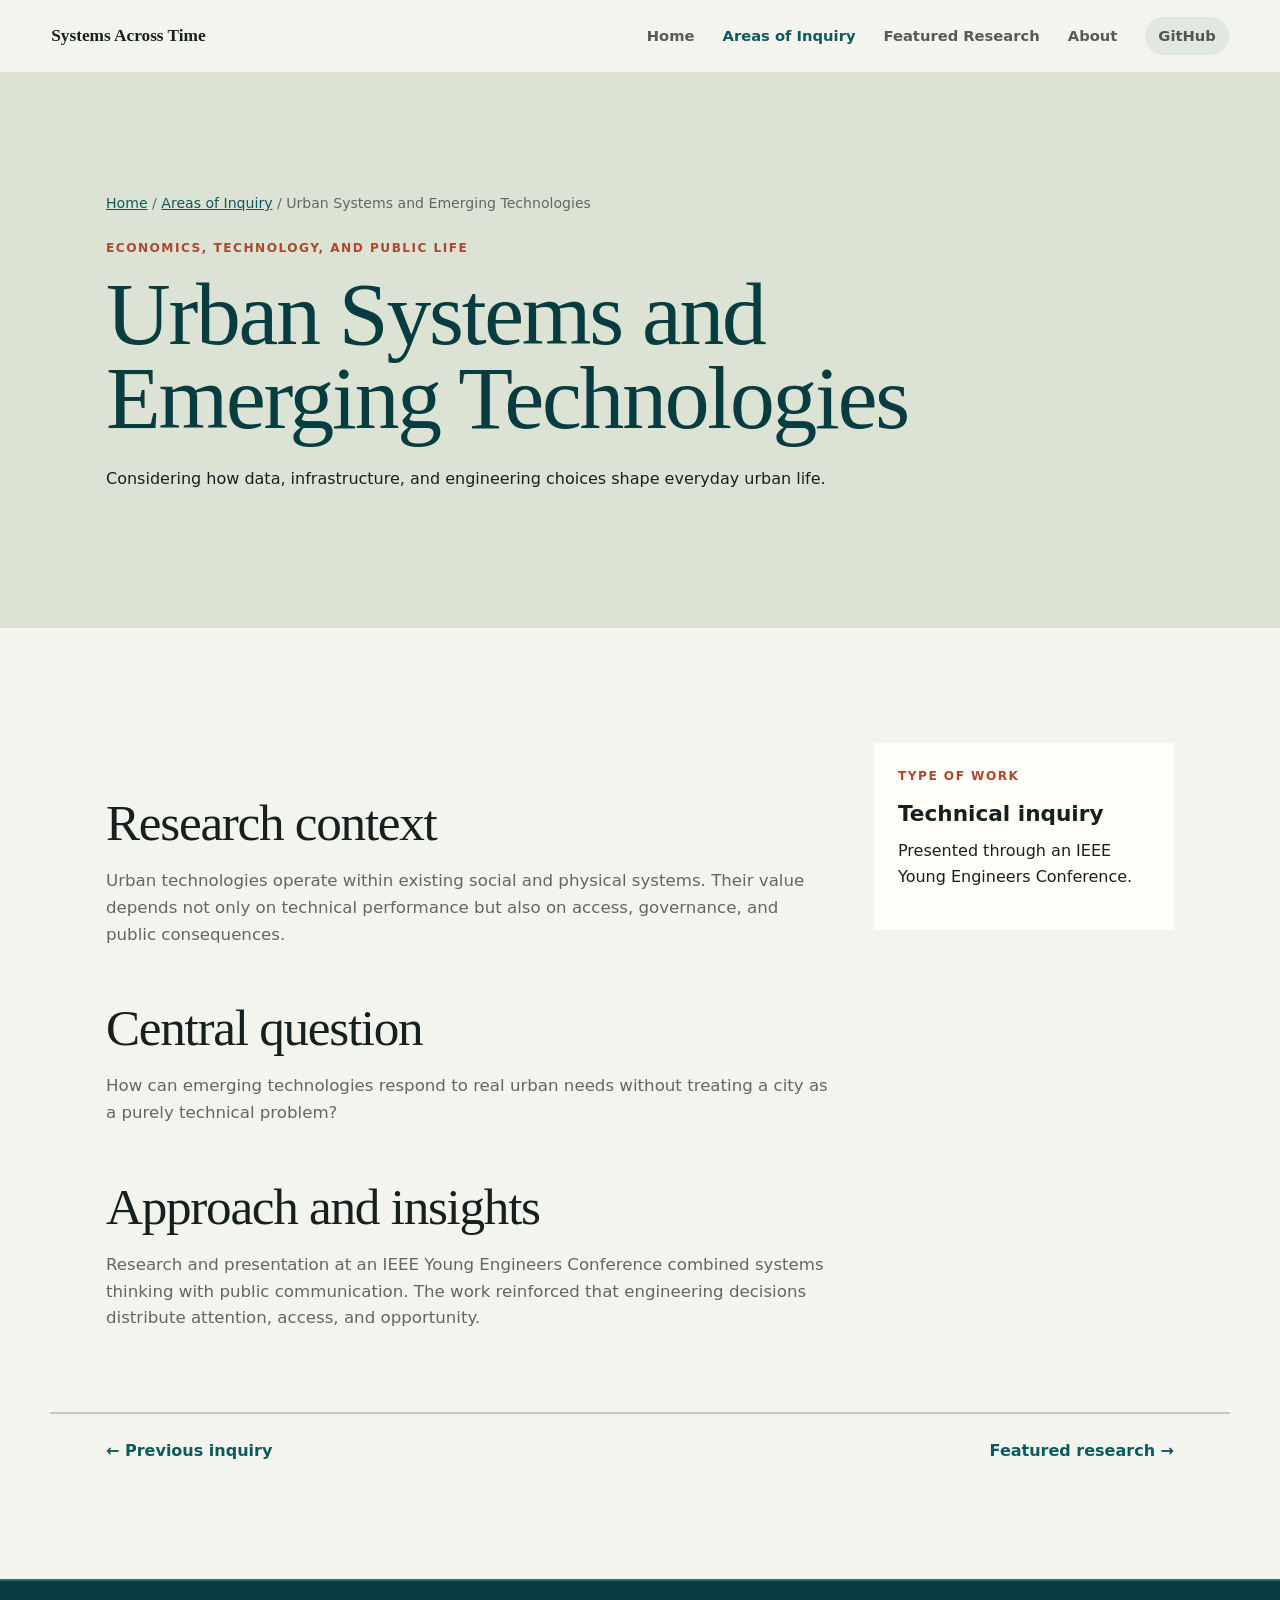
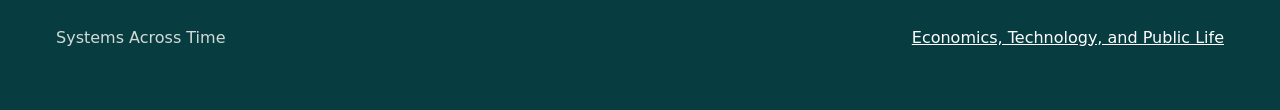
<file: projects/smart-cities.html>
<!doctype html><html lang="en"><head><meta charset="utf-8"><meta name="viewport" content="width=device-width, initial-scale=1"><meta name="description" content="Inquiry into urban systems, infrastructure, and emerging technologies."><title>Urban Systems and Emerging Technologies | Systems Across Time</title><link rel="icon" href="../assets/favicon.svg" type="image/svg+xml"><link rel="stylesheet" href="../styles.css?v=20260715-2"><script src="../script.js" defer></script></head><body><a class="skip-link" href="#main">Skip to content</a><header class="site-header"><a class="brand" href="../index.html">Systems Across Time</a><nav class="site-nav" aria-label="Main navigation"><a href="../index.html">Home</a><a aria-current="page" href="index.html">Areas of Inquiry</a><a href="../research/index.html">Featured Research</a><a href="../about.html">About</a><a class="nav-cta" href="https://github.com/hcl-1024/cicero-credit-networks">GitHub</a></nav></header><main id="main"><section class="page-hero"><div class="inner"><p class="breadcrumbs"><a href="../index.html">Home</a> / <a href="index.html">Areas of Inquiry</a> / Urban Systems and Emerging Technologies</p><p class="eyebrow">Economics, Technology, and Public Life</p><h1>Urban Systems and Emerging Technologies</h1><p>Considering how data, infrastructure, and engineering choices shape everyday urban life.</p></div></section><section class="section"><div class="inner content-grid"><article class="prose"><h2>Research context</h2><p>Urban technologies operate within existing social and physical systems. Their value depends not only on technical performance but also on access, governance, and public consequences.</p><h2>Central question</h2><p>How can emerging technologies respond to real urban needs without treating a city as a purely technical problem?</p><h2>Approach and insights</h2><p>Research and presentation at an IEEE Young Engineers Conference combined systems thinking with public communication. The work reinforced that engineering decisions distribute attention, access, and opportunity.</p></article><aside class="sidebar"><p class="tag">Type of work</p><h3>Technical inquiry</h3><p>Presented through an IEEE Young Engineers Conference.</p></aside></div><div class="inner pagination"><a href="economics-essay.html">← Previous inquiry</a><a href="../research/index.html">Featured research →</a></div></section></main><footer class="site-footer"><div class="footer-inner"><p>Systems Across Time</p><p><a href="index.html#public-life">Economics, Technology, and Public Life</a></p></div></footer></body></html>
</file>
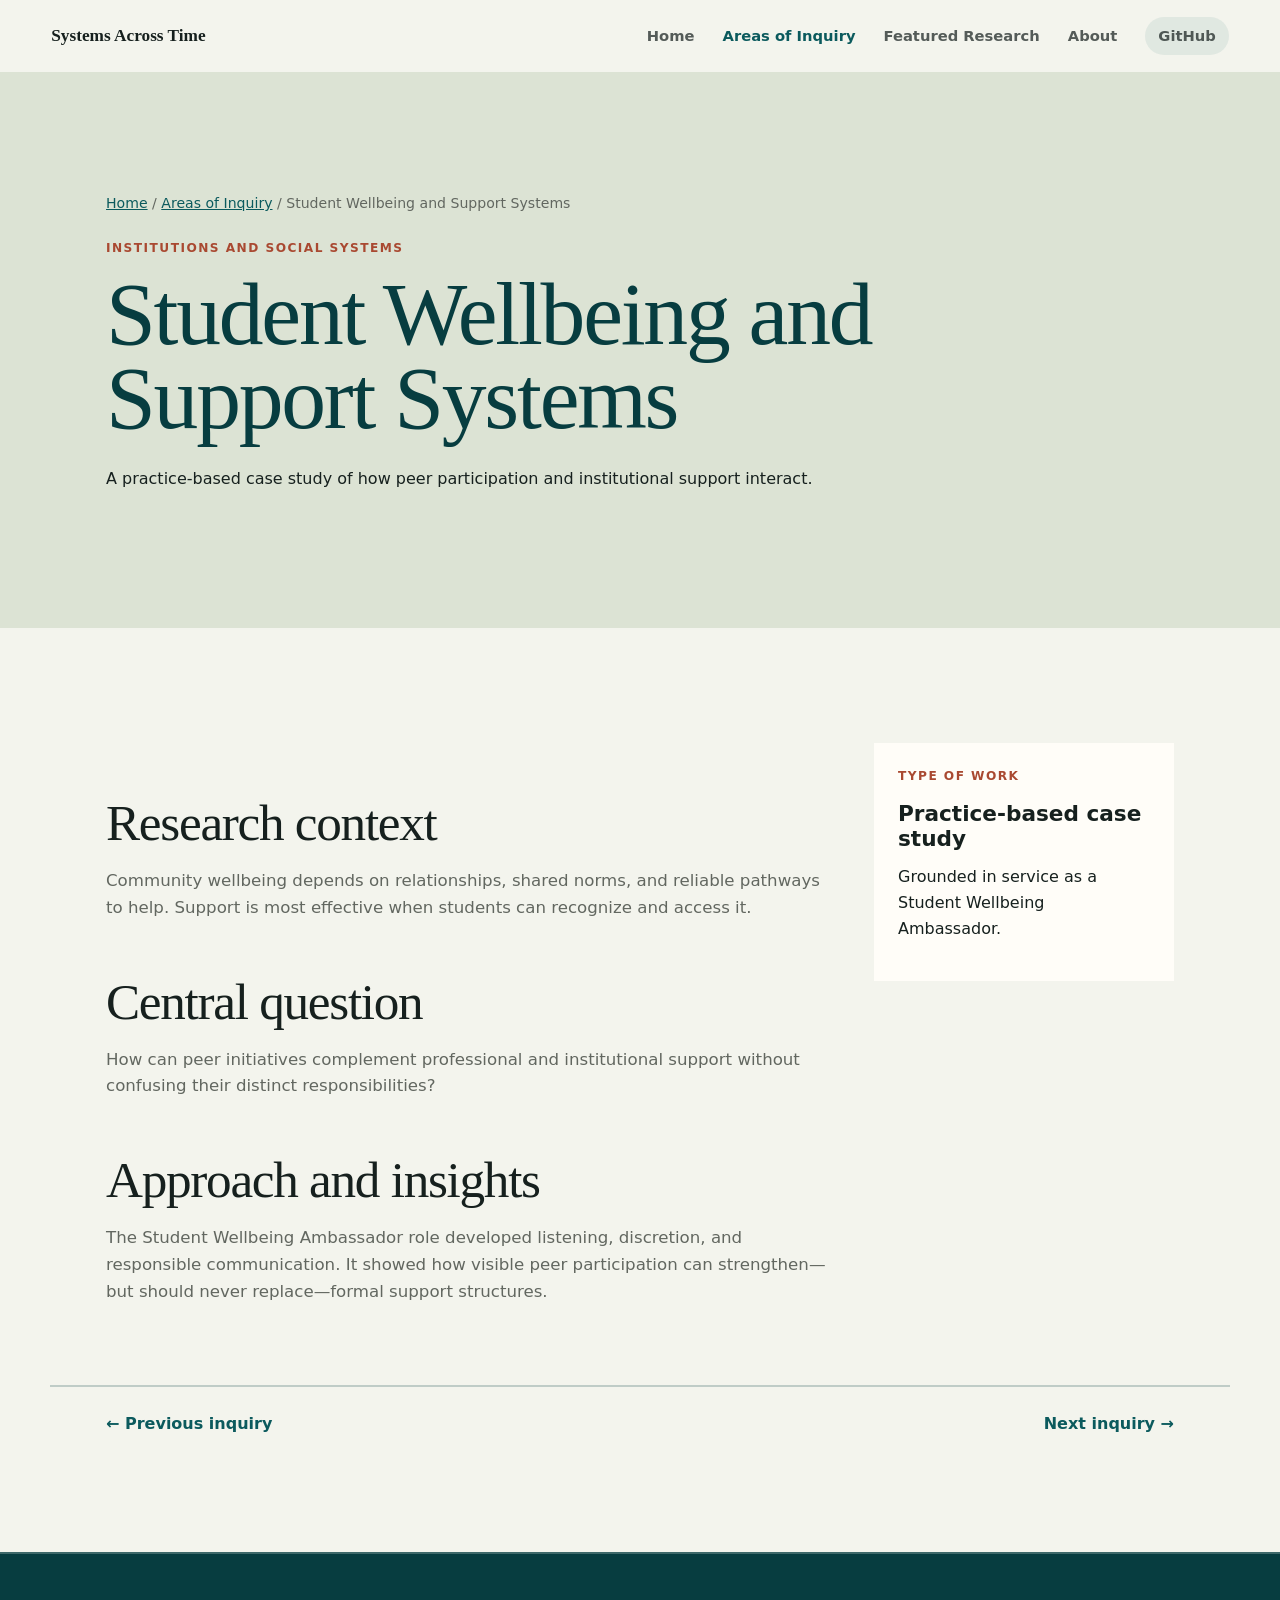
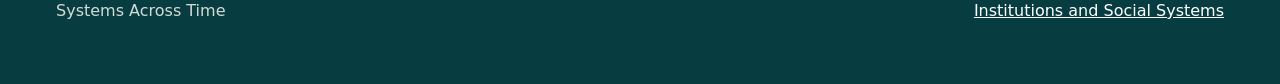
<file: projects/student-wellbeing.html>
<!doctype html><html lang="en"><head><meta charset="utf-8"><meta name="viewport" content="width=device-width, initial-scale=1"><meta name="description" content="A practice-based case study of student wellbeing and support systems."><title>Student Wellbeing and Support Systems | Systems Across Time</title><link rel="icon" href="../assets/favicon.svg" type="image/svg+xml"><link rel="stylesheet" href="../styles.css?v=20260715-2"><script src="../script.js" defer></script></head><body><a class="skip-link" href="#main">Skip to content</a><header class="site-header"><a class="brand" href="../index.html">Systems Across Time</a><nav class="site-nav" aria-label="Main navigation"><a href="../index.html">Home</a><a aria-current="page" href="index.html">Areas of Inquiry</a><a href="../research/index.html">Featured Research</a><a href="../about.html">About</a><a class="nav-cta" href="https://github.com/hcl-1024/cicero-credit-networks">GitHub</a></nav></header><main id="main"><section class="page-hero"><div class="inner"><p class="breadcrumbs"><a href="../index.html">Home</a> / <a href="index.html">Areas of Inquiry</a> / Student Wellbeing and Support Systems</p><p class="eyebrow">Institutions and Social Systems</p><h1>Student Wellbeing and Support Systems</h1><p>A practice-based case study of how peer participation and institutional support interact.</p></div></section><section class="section"><div class="inner content-grid"><article class="prose"><h2>Research context</h2><p>Community wellbeing depends on relationships, shared norms, and reliable pathways to help. Support is most effective when students can recognize and access it.</p><h2>Central question</h2><p>How can peer initiatives complement professional and institutional support without confusing their distinct responsibilities?</p><h2>Approach and insights</h2><p>The Student Wellbeing Ambassador role developed listening, discretion, and responsible communication. It showed how visible peer participation can strengthen—but should never replace—formal support structures.</p></article><aside class="sidebar"><p class="tag">Type of work</p><h3>Practice-based case study</h3><p>Grounded in service as a Student Wellbeing Ambassador.</p></aside></div><div class="inner pagination"><a href="education-equity.html">← Previous inquiry</a><a href="sustainability.html">Next inquiry →</a></div></section></main><footer class="site-footer"><div class="footer-inner"><p>Systems Across Time</p><p><a href="index.html#social-systems">Institutions and Social Systems</a></p></div></footer></body></html>
</file>
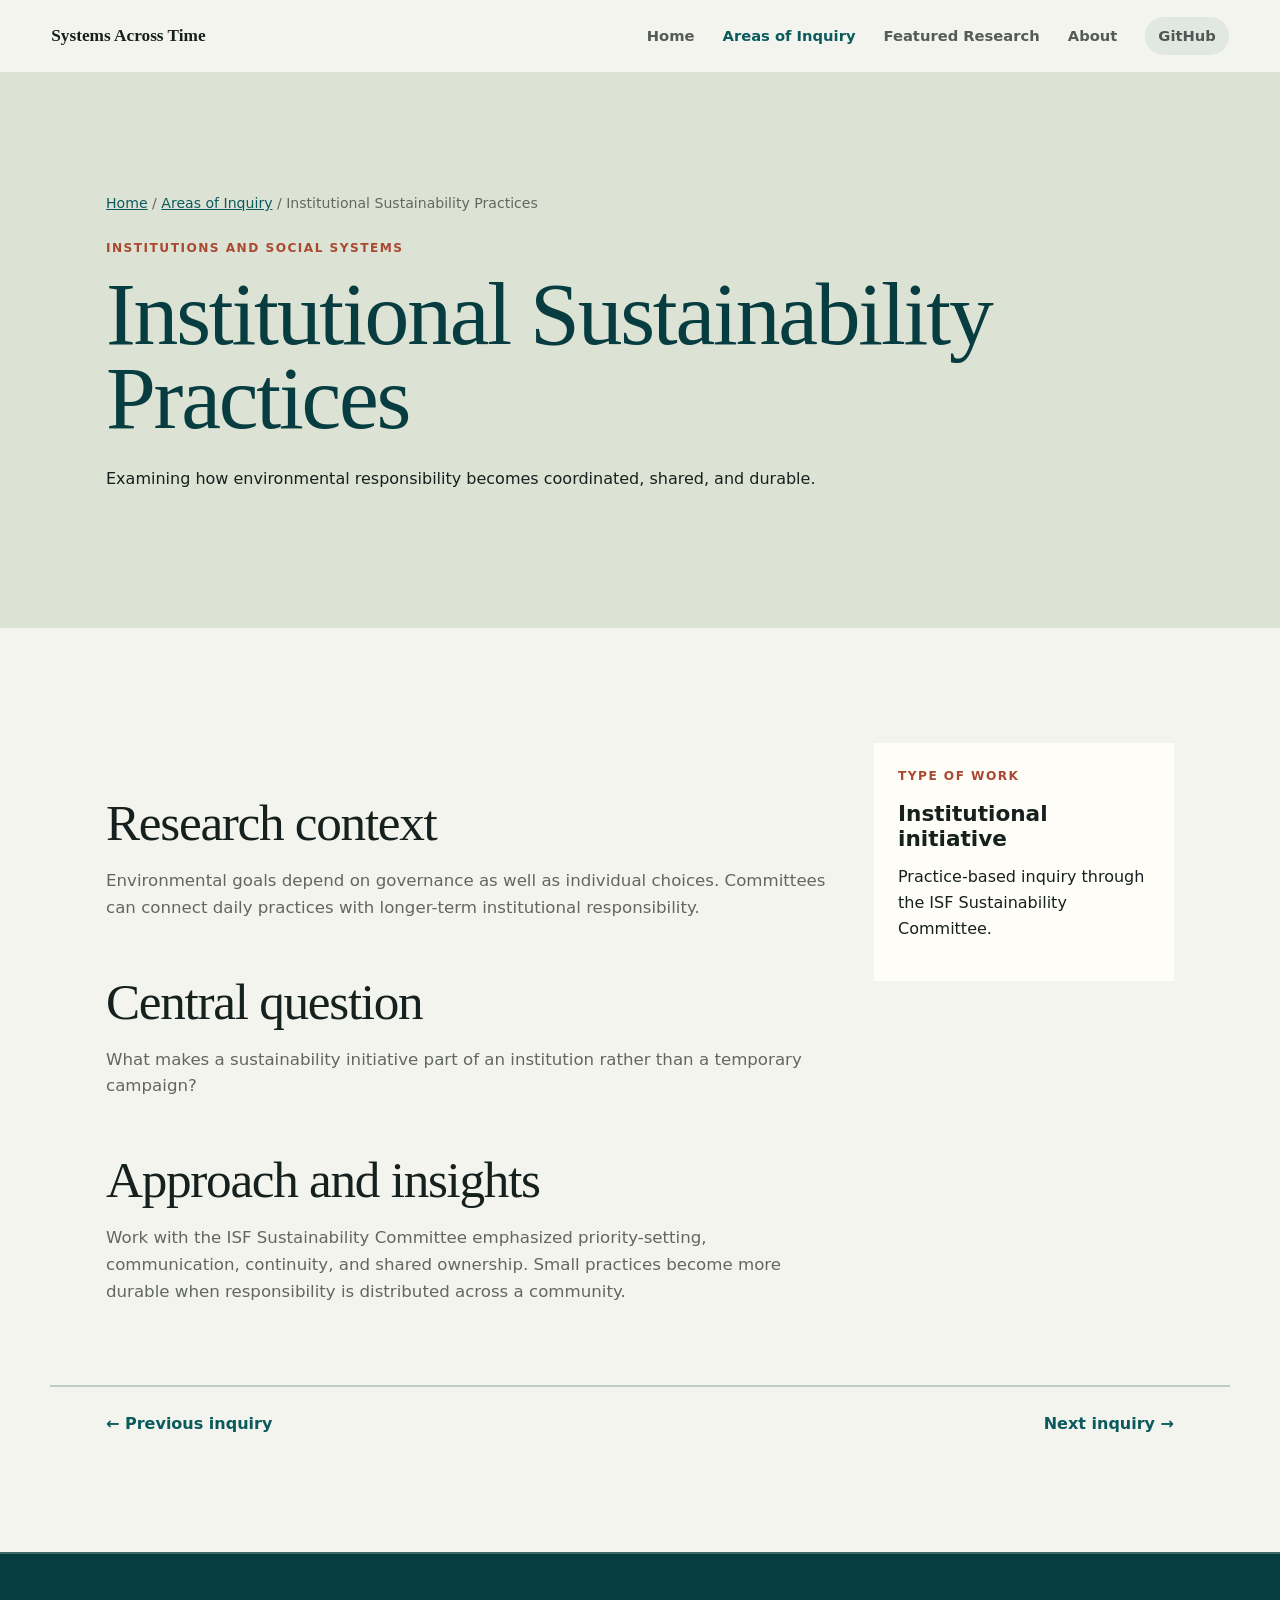
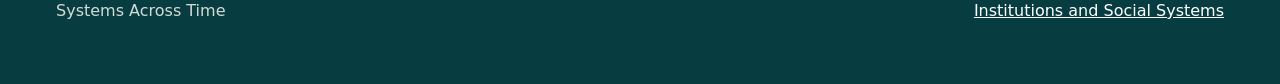
<file: projects/sustainability.html>
<!doctype html><html lang="en"><head><meta charset="utf-8"><meta name="viewport" content="width=device-width, initial-scale=1"><meta name="description" content="Inquiry into institutional sustainability practices and environmental governance."><title>Institutional Sustainability Practices | Systems Across Time</title><link rel="icon" href="../assets/favicon.svg" type="image/svg+xml"><link rel="stylesheet" href="../styles.css?v=20260715-2"><script src="../script.js" defer></script></head><body><a class="skip-link" href="#main">Skip to content</a><header class="site-header"><a class="brand" href="../index.html">Systems Across Time</a><nav class="site-nav" aria-label="Main navigation"><a href="../index.html">Home</a><a aria-current="page" href="index.html">Areas of Inquiry</a><a href="../research/index.html">Featured Research</a><a href="../about.html">About</a><a class="nav-cta" href="https://github.com/hcl-1024/cicero-credit-networks">GitHub</a></nav></header><main id="main"><section class="page-hero"><div class="inner"><p class="breadcrumbs"><a href="../index.html">Home</a> / <a href="index.html">Areas of Inquiry</a> / Institutional Sustainability Practices</p><p class="eyebrow">Institutions and Social Systems</p><h1>Institutional Sustainability Practices</h1><p>Examining how environmental responsibility becomes coordinated, shared, and durable.</p></div></section><section class="section"><div class="inner content-grid"><article class="prose"><h2>Research context</h2><p>Environmental goals depend on governance as well as individual choices. Committees can connect daily practices with longer-term institutional responsibility.</p><h2>Central question</h2><p>What makes a sustainability initiative part of an institution rather than a temporary campaign?</p><h2>Approach and insights</h2><p>Work with the ISF Sustainability Committee emphasized priority-setting, communication, continuity, and shared ownership. Small practices become more durable when responsibility is distributed across a community.</p></article><aside class="sidebar"><p class="tag">Type of work</p><h3>Institutional initiative</h3><p>Practice-based inquiry through the ISF Sustainability Committee.</p></aside></div><div class="inner pagination"><a href="student-wellbeing.html">← Previous inquiry</a><a href="education-equity.html">Next inquiry →</a></div></section></main><footer class="site-footer"><div class="footer-inner"><p>Systems Across Time</p><p><a href="index.html#social-systems">Institutions and Social Systems</a></p></div></footer></body></html>
</file>
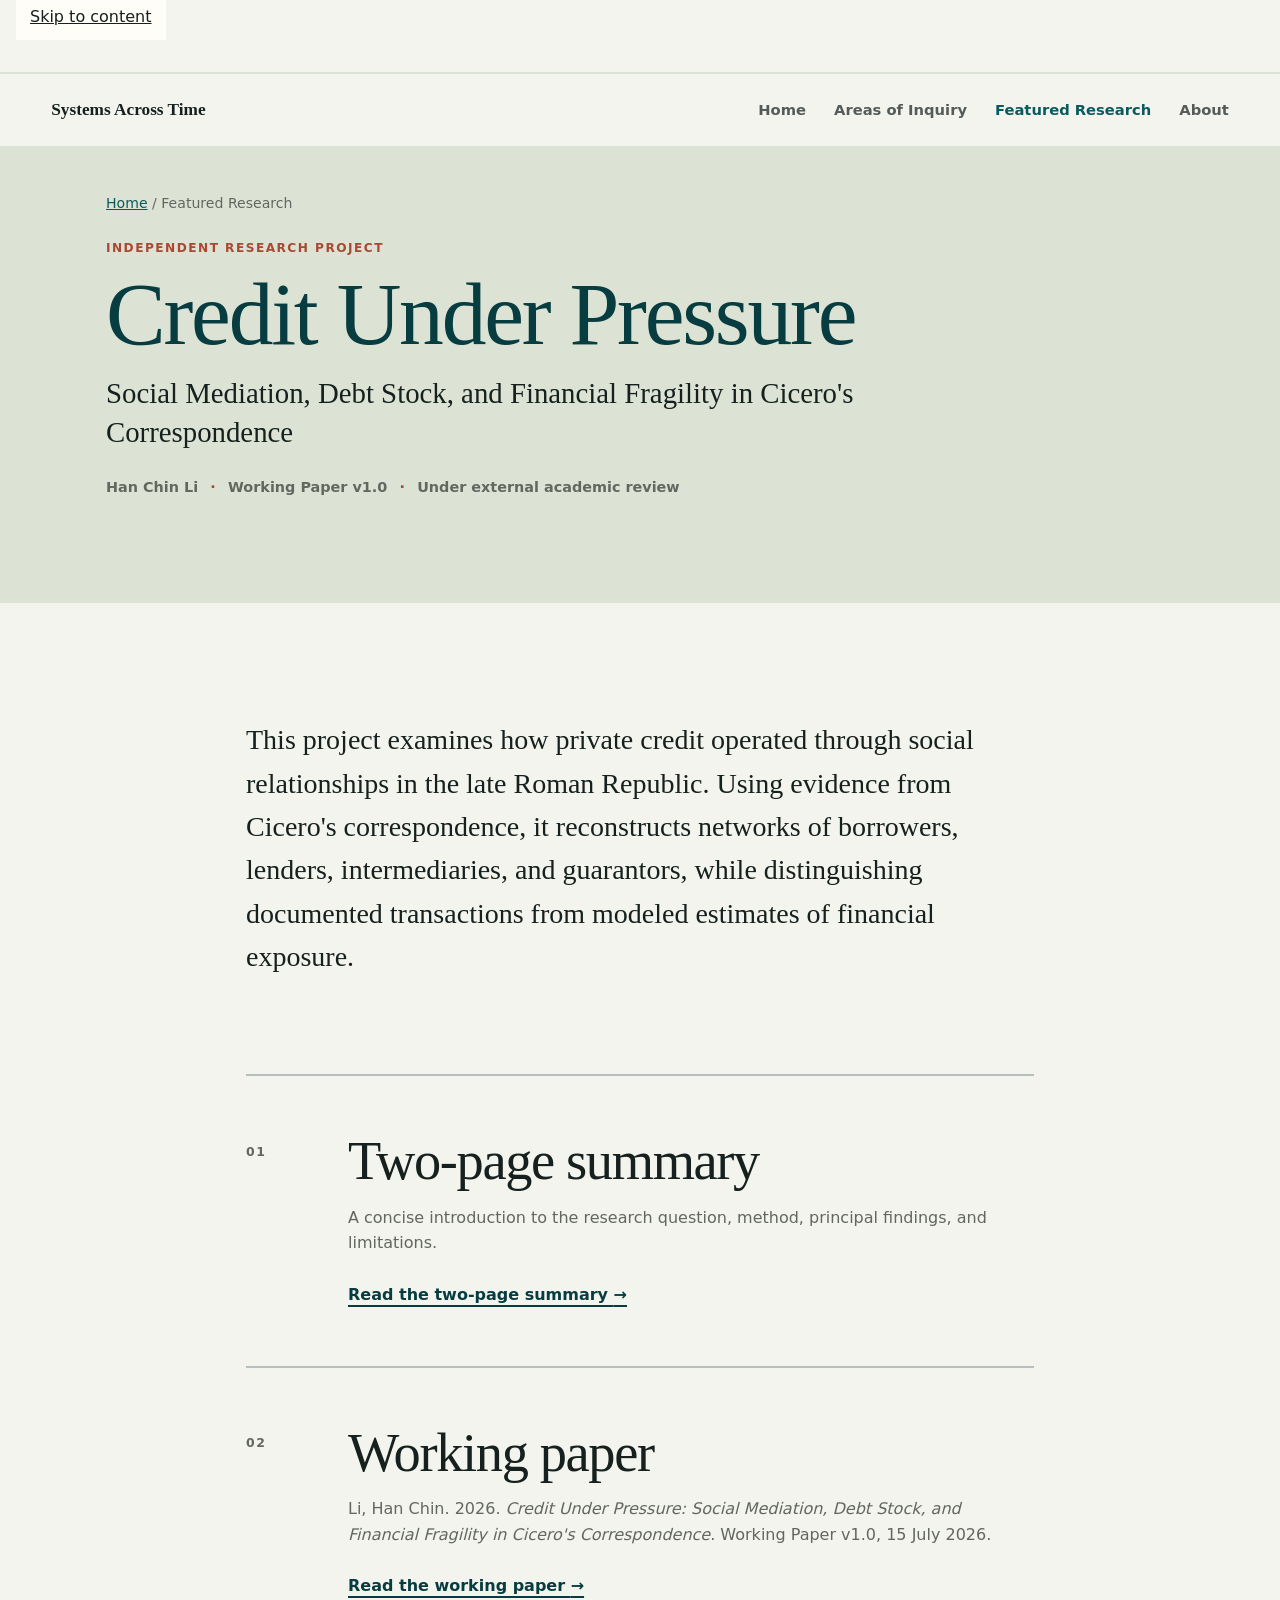
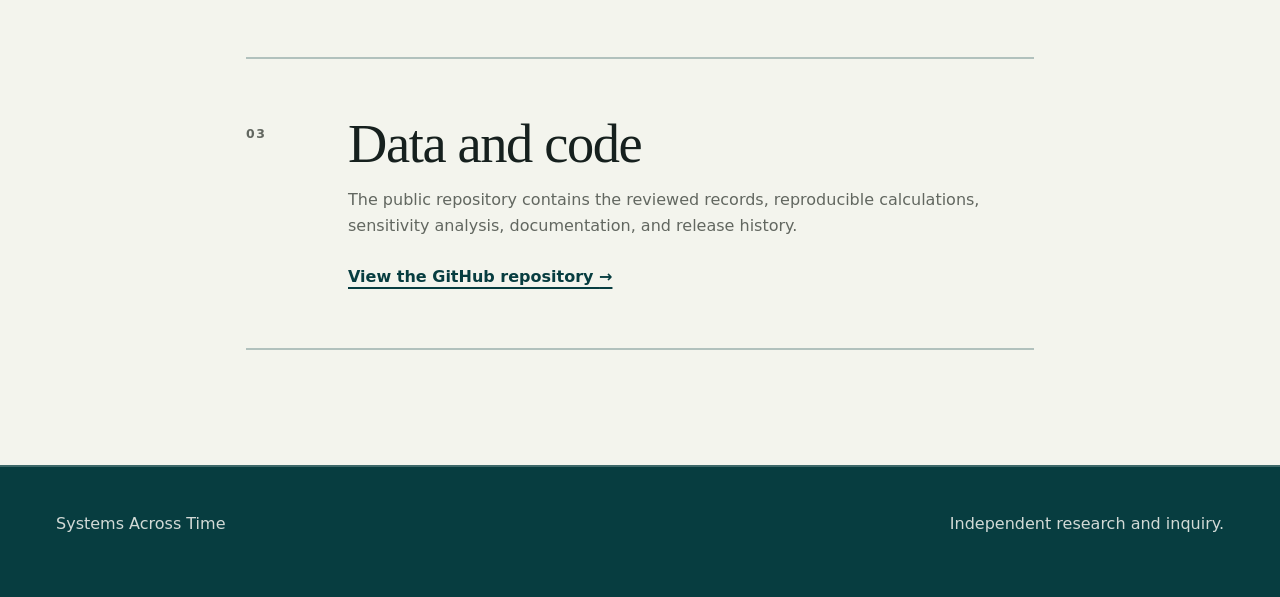
<file: research/findings.html>
<!doctype html>
<html lang="en">
<head>
  <meta charset="utf-8">
  <meta name="viewport" content="width=device-width, initial-scale=1">
  <meta http-equiv="refresh" content="0; url=index.html#overview">
  <link rel="canonical" href="index.html#overview">
  <title>Credit Under Pressure | Systems Across Time</title>
</head>
<body>
  <main>
    <h1>Credit Under Pressure</h1>
    <p>This page has moved to the <a href="index.html#overview">Credit Under Pressure research page</a>.</p>
  </main>
</body>
</html>
</file>
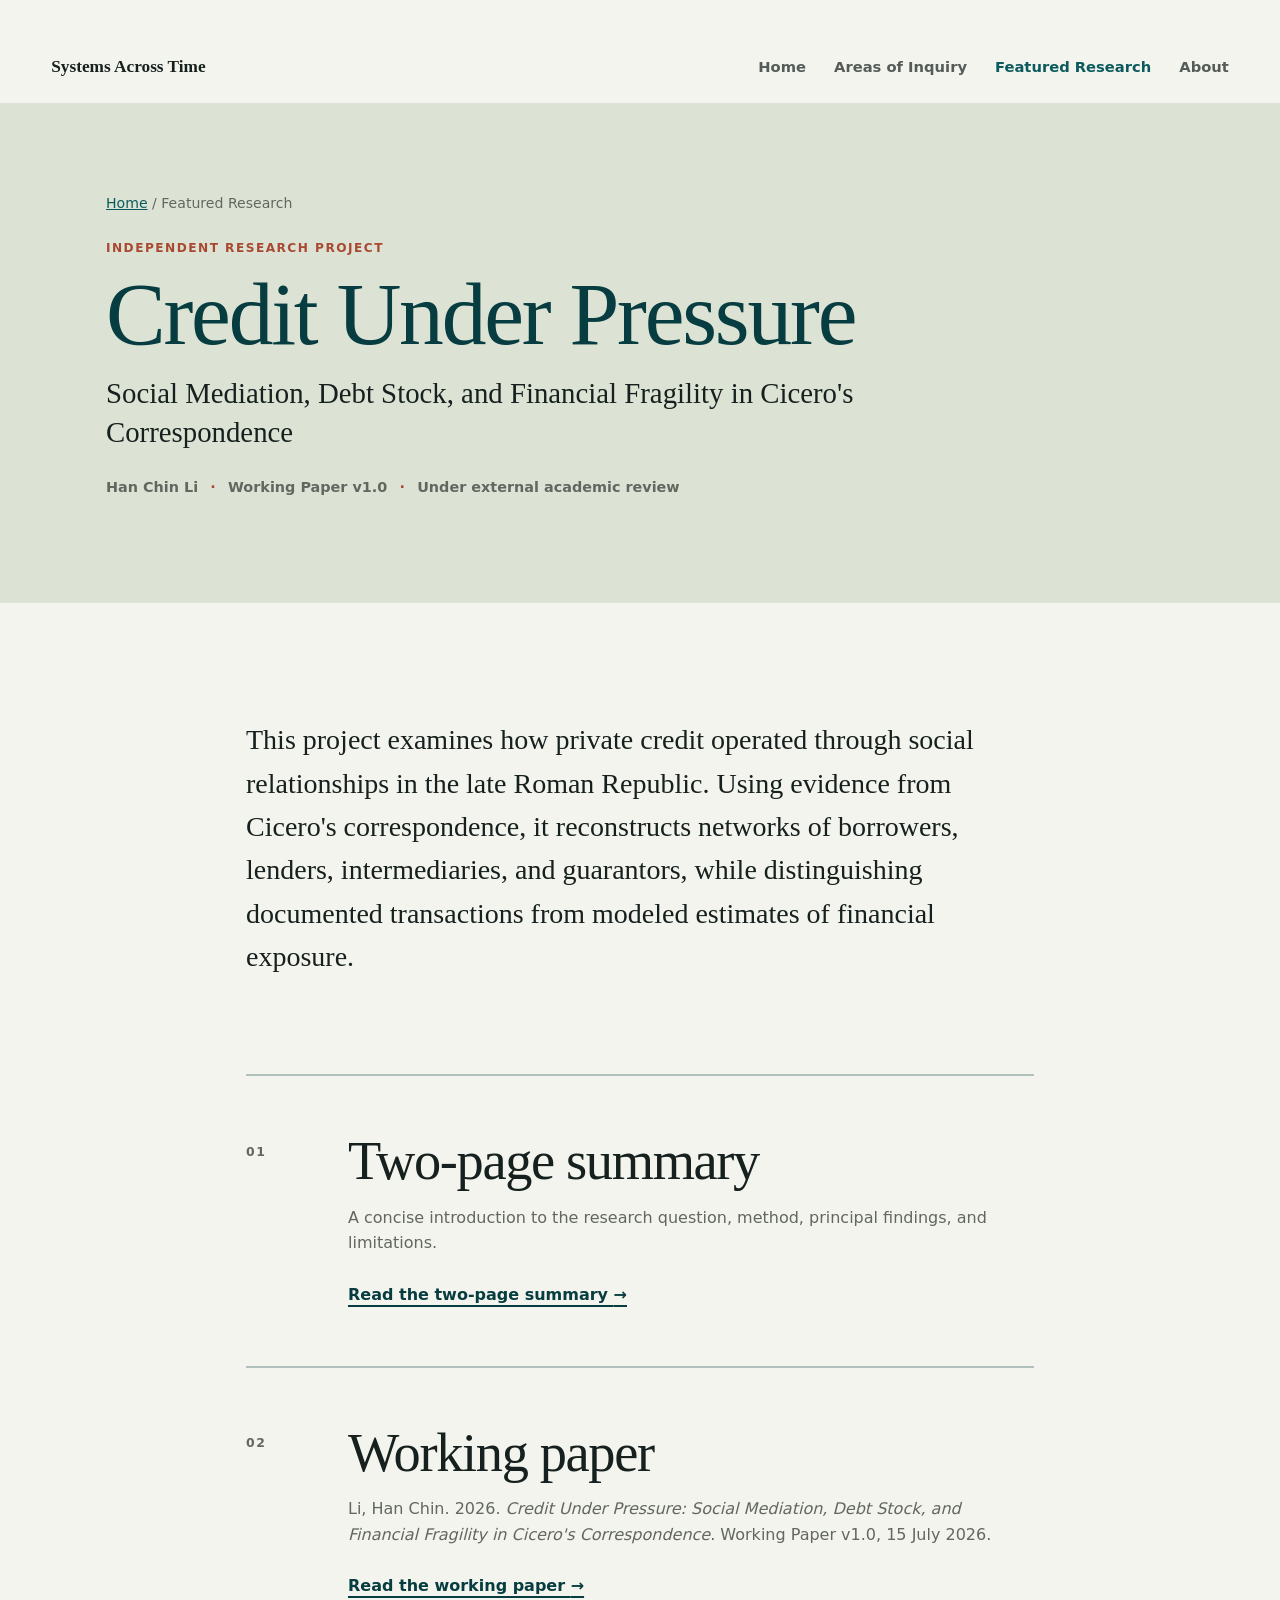
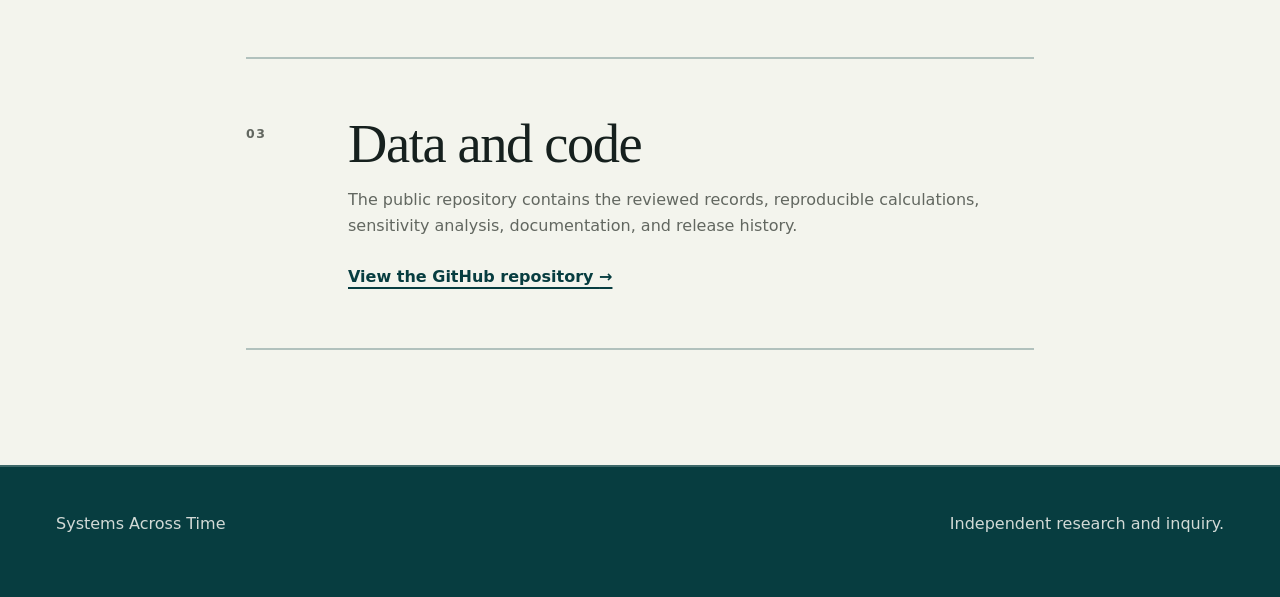
<file: research/methods-and-data.html>
<!doctype html>
<html lang="en">
<head>
  <meta charset="utf-8">
  <meta name="viewport" content="width=device-width, initial-scale=1">
  <meta http-equiv="refresh" content="0; url=index.html#repository">
  <link rel="canonical" href="index.html#repository">
  <title>Credit Under Pressure | Systems Across Time</title>
</head>
<body>
  <main>
    <h1>Credit Under Pressure</h1>
    <p>This page has moved to the <a href="index.html#repository">Credit Under Pressure research page</a>.</p>
  </main>
</body>
</html>
</file>
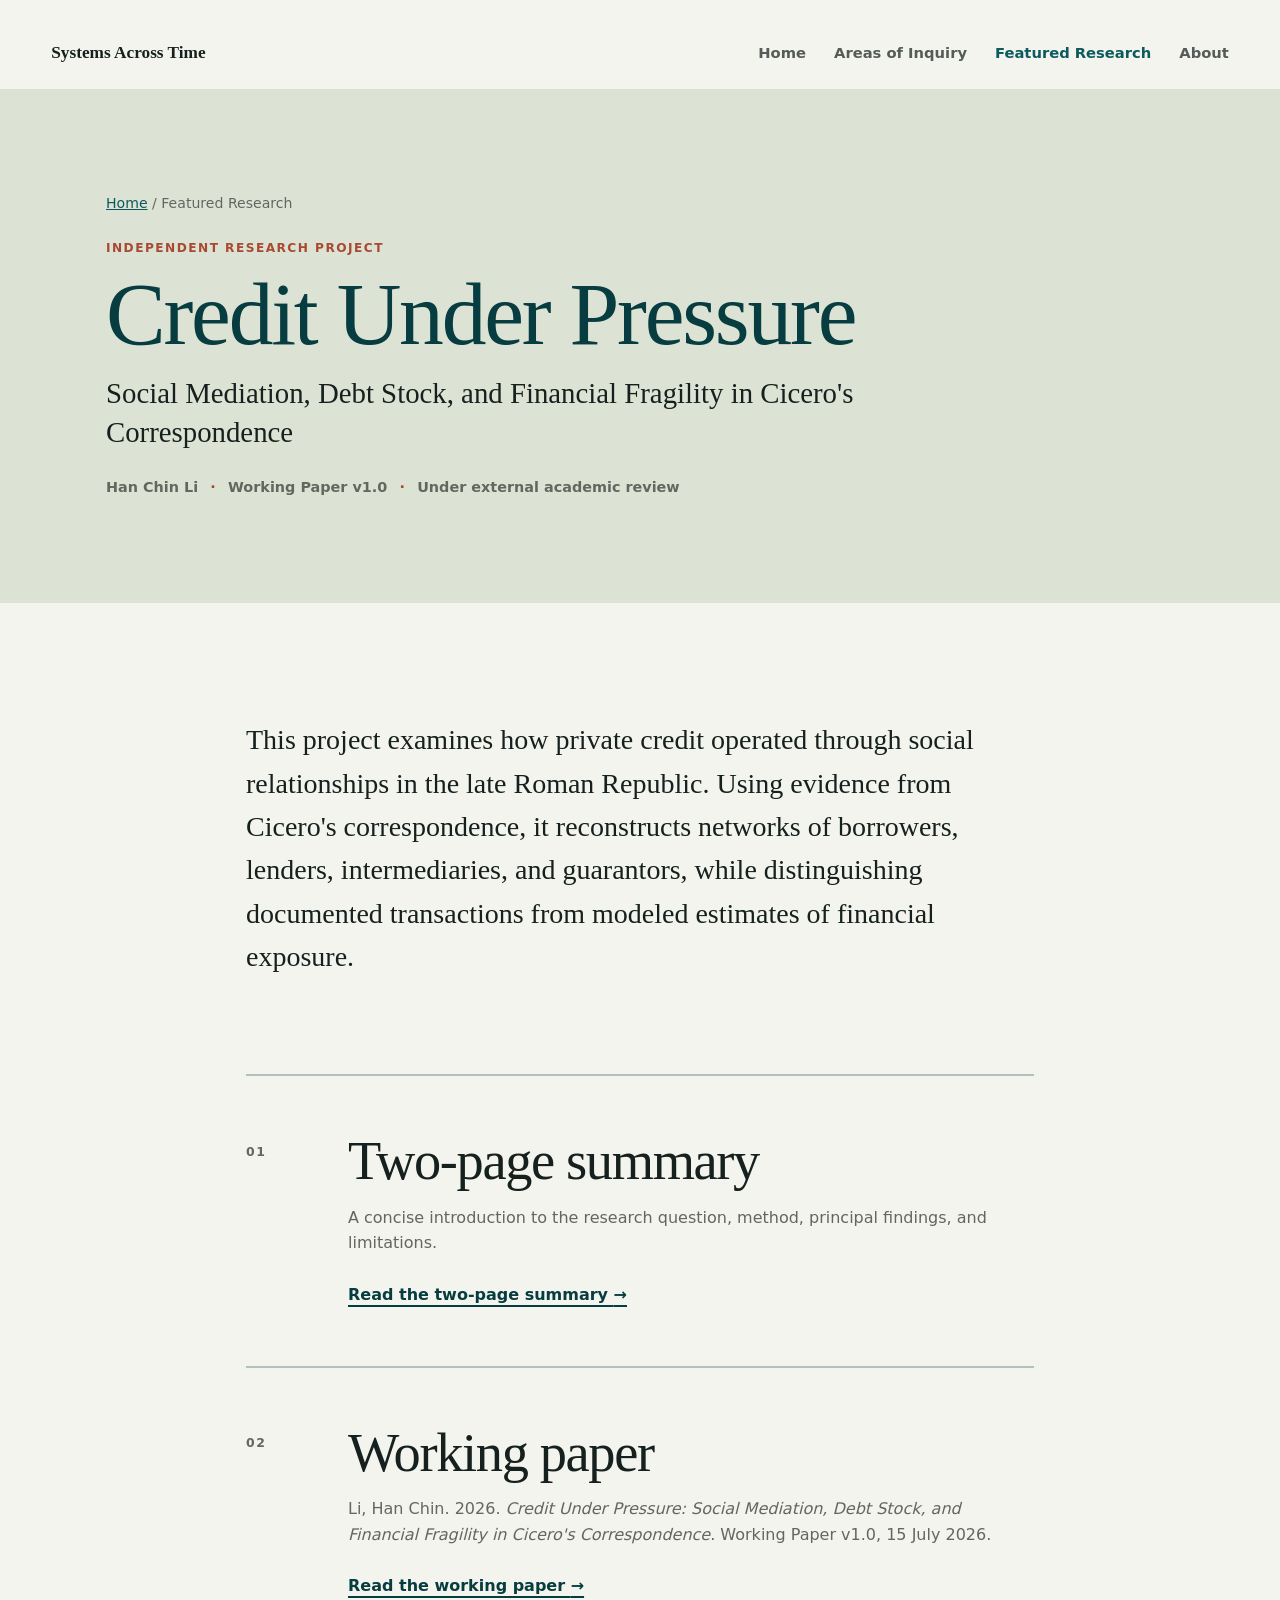
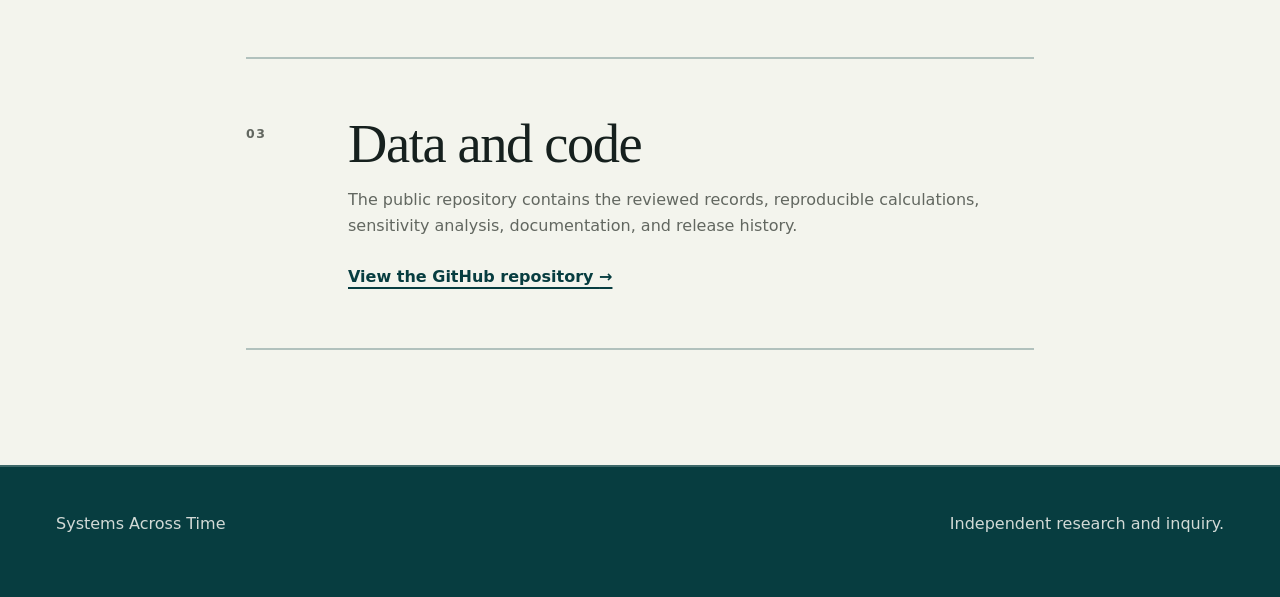
<file: research/paper.html>
<!doctype html>
<html lang="en">
<head>
  <meta charset="utf-8">
  <meta name="viewport" content="width=device-width, initial-scale=1">
  <meta http-equiv="refresh" content="0; url=index.html#paper">
  <link rel="canonical" href="index.html#paper">
  <title>Credit Under Pressure | Systems Across Time</title>
</head>
<body>
  <main>
    <h1>Credit Under Pressure</h1>
    <p>This page has moved to the <a href="index.html#paper">Credit Under Pressure research page</a>.</p>
  </main>
</body>
</html>
</file>
<file: styles.css>
:root {
  --paper: #f3f4ed;
  --surface: #fffdf8;
  --ink: #16201e;
  --muted: #626760;
  --teal: #0b5a5d;
  --teal-dark: #073d40;
  --brick: #a94931;
  --gold: #b88932;
  --sage: #dce3d4;
  --sans: Inter, ui-sans-serif, system-ui, -apple-system, BlinkMacSystemFont, "Segoe UI", sans-serif;
  --serif: Georgia, "Times New Roman", serif;
}

* { box-sizing: border-box; }
html { scroll-behavior: smooth; }
body {
  margin: 0;
  background: var(--paper);
  color: var(--ink);
  font-family: var(--sans);
  line-height: 1.6;
}
img { display: block; max-width: 100%; }
a { color: inherit; }
:focus-visible { outline: 3px solid var(--gold); outline-offset: 4px; }

.skip-link {
  background: var(--surface);
  left: 16px;
  padding: 10px 14px;
  position: fixed;
  top: -80px;
  z-index: 100;
}
.skip-link:focus { top: 12px; }

.site-header {
  align-items: center;
  background: var(--paper);
  display: flex;
  justify-content: space-between;
  min-height: 72px;
  padding: 12px clamp(18px, 4vw, 56px);
  position: sticky;
  top: 0;
  z-index: 20;
}
.site-header.is-scrolled { box-shadow: none; }
.brand { font-family: var(--serif); font-size: 1.08rem; font-weight: 700; text-decoration: none; }
.site-nav { align-items: center; display: flex; flex-wrap: wrap; gap: clamp(12px, 2.5vw, 28px); }
.site-nav a { color: rgba(22, 32, 30, 0.72); font-size: .92rem; font-weight: 750; text-decoration: none; }
.site-nav a:hover, .site-nav a[aria-current="page"] { color: var(--teal); }
.nav-cta { background: rgba(11, 90, 93, 0.08); border-radius: 999px; padding: 7px 13px; }

.hero { background: var(--sage); min-height: 64vh; }
.hero-content { max-width: 900px; padding: clamp(90px, 14vh, 150px) clamp(22px, 7vw, 94px); }
.eyebrow, .kicker, .tag {
  color: var(--brick);
  font-size: .76rem;
  font-weight: 850;
  letter-spacing: .12em;
  margin: 0 0 14px;
  text-transform: uppercase;
}
h1, h2 { font-family: var(--serif); font-weight: 400; letter-spacing: -.025em; }
h1 { color: var(--teal-dark); font-size: clamp(3.4rem, 8vw, 6.6rem); line-height: .94; margin: 0 0 26px; }
h2 { font-size: clamp(2.1rem, 5vw, 4.5rem); line-height: 1; margin: 0 0 20px; }
h3 { font-size: 1.35rem; line-height: 1.2; margin: 0 0 12px; }
p { margin: 0 0 1rem; }
.lead { color: rgba(22,32,30,.8); font-size: clamp(1.05rem, 2vw, 1.3rem); max-width: 680px; }

.actions { display: flex; flex-wrap: wrap; gap: 12px; margin-top: 30px; }
.button {
  align-items: center;
  border-radius: 999px;
  display: inline-flex;
  font-weight: 800;
  justify-content: center;
  min-height: 48px;
  padding: 0 20px;
  text-decoration: none;
}
.button.primary { background: var(--teal-dark); color: var(--surface); }
.button.secondary { background: rgba(255,253,248,.72); }
.button.disabled { background: #dfe2dc; color: #747a73; cursor: not-allowed; }

.section { padding: clamp(64px, 9vw, 120px) 0; }
.band { background: var(--surface); }
.inner { margin: 0 auto; max-width: 1180px; padding: 0 clamp(20px, 5vw, 56px); }
.split { align-items: start; display: grid; gap: clamp(32px, 6vw, 80px); grid-template-columns: minmax(0,.9fr) minmax(300px,1fr); }
.section-heading { max-width: 760px; margin-bottom: 42px; }
.area-section { scroll-margin-top: 6rem; }
.area-heading { margin-bottom: 2rem; max-width: 52rem; }
.area-heading h2 { margin: .35rem 0 .65rem; }
.section-heading p, .prose p { color: var(--muted); }

.card-grid { display: grid; gap: 18px; grid-template-columns: repeat(3, minmax(0, 1fr)); }
.card-grid.two { grid-template-columns: repeat(2, minmax(0, 1fr)); }
.card {
  background: rgba(255,253,248,.86);
  border-radius: 4px;
  display: flex;
  flex-direction: column;
  min-height: 290px;
  padding: 28px;
  position: relative;
}
.card p { color: var(--muted); }
.card-link { color: var(--teal-dark); font-weight: 800; margin-top: auto; text-decoration: none; }
.card-link:hover { text-decoration: underline; }
.card-meta { align-items: center; display: flex; justify-content: space-between; margin-bottom: 20px; }
.card-number { color: rgba(22,32,30,.32); font-weight: 750; }

.page-hero { background: var(--sage); padding: clamp(70px, 10vw, 120px) 0; }
.page-hero h1 { font-size: clamp(3rem, 7vw, 5.8rem); max-width: 980px; }
.breadcrumbs { color: var(--muted); font-size: .88rem; margin-bottom: 24px; }
.breadcrumbs a { color: var(--teal); }
.research-hero { padding-bottom: clamp(62px, 9vw, 104px); }
.research-hero h1 { margin-bottom: 18px; }
.research-subtitle { font-family: var(--serif); font-size: clamp(1.25rem, 2.7vw, 1.8rem); line-height: 1.35; max-width: 780px; }
.research-meta { color: var(--muted); font-size: .9rem; font-weight: 700; margin: 24px 0 0; }
.research-meta span { color: var(--brick); padding: 0 .45rem; }
.research-content { max-width: 900px; }
.research-intro { font-family: var(--serif); font-size: clamp(1.3rem, 2.8vw, 1.75rem); line-height: 1.55; margin: 0 0 clamp(64px, 9vw, 96px); scroll-margin-top: 7rem; }
.resource-list { border-top: 2px solid rgba(7, 61, 64, .28); }
.resource {
  align-items: start;
  border-bottom: 2px solid rgba(7, 61, 64, .28);
  display: grid;
  gap: clamp(20px, 5vw, 54px);
  grid-template-columns: 48px minmax(0, 1fr);
  padding: clamp(34px, 6vw, 58px) 0;
  scroll-margin-top: 7rem;
}
.resource-number { color: var(--brick); font-size: .78rem; font-weight: 850; letter-spacing: .12em; padding-top: .45rem; }
.resource h2 { font-size: clamp(2rem, 4.5vw, 3.4rem); margin-bottom: 16px; }
.resource p { color: var(--muted); max-width: 680px; }
.resource-link { color: var(--teal-dark); display: inline-block; font-weight: 850; margin-top: 10px; text-decoration-thickness: 2px; text-underline-offset: 5px; }
.resource-link:hover { color: var(--brick); }
.content-grid { display: grid; gap: 46px; grid-template-columns: minmax(0, 1fr) 300px; }
.prose { font-size: 1.04rem; max-width: 760px; }
.prose h2 { font-size: clamp(2rem, 4vw, 3.3rem); margin-top: 54px; }
.prose h3 { margin-top: 34px; }
.prose ul { padding-left: 1.2rem; }
.sidebar { background: var(--surface); height: max-content; padding: 24px; }
.sidebar dt { color: var(--brick); font-size: .72rem; font-weight: 850; letter-spacing: .1em; text-transform: uppercase; }
.sidebar dd { margin: 3px 0 18px; }

.objective-list { display: grid; gap: 14px; }
.objective { background: var(--surface); border-left: 5px solid var(--teal); padding: 20px 22px; }
.objective strong { color: var(--teal-dark); display: block; margin-bottom: 4px; }
.notice { background: #fff7df; padding: 24px; }
.metric-grid { display: grid; gap: 14px; grid-template-columns: repeat(3, minmax(0,1fr)); margin: 28px 0; }
.metric { background: var(--surface); padding: 20px; }
.metric strong { color: var(--teal-dark); display: block; font-family: var(--serif); font-size: 1.8rem; }

.pagination { border-top: 2px solid rgba(7, 61, 64, 0.22); display: flex; justify-content: space-between; margin-top: 64px; padding-top: 24px; }
.pagination a { color: var(--teal); font-weight: 750; text-decoration: none; }
.site-footer { background: var(--teal-dark); border-top: 2px solid rgba(255,253,248,.22); color: rgba(255,253,248,.82); padding: 44px clamp(20px,5vw,56px); }
.footer-inner { display: flex; justify-content: space-between; margin: 0 auto; max-width: 1180px; }
.footer-inner a { color: white; }

@media (max-width: 860px) {
  .site-header { align-items: flex-start; flex-direction: column; gap: 10px; }
  .site-nav { gap: 14px; }
  .split, .content-grid { grid-template-columns: 1fr; }
  .card-grid, .card-grid.two, .metric-grid { grid-template-columns: 1fr 1fr; }
  .sidebar { order: -1; }
  .paper-page .sidebar { order: initial; }
}
@media (max-width: 560px) {
  .site-nav { font-size: .86rem; }
  .nav-cta { display: none; }
  .hero { min-height: 620px; }
  .hero-content { padding-top: 90px; }
  .card-grid, .card-grid.two, .metric-grid { grid-template-columns: 1fr; }
  .research-meta span { display: block; height: 4px; overflow: hidden; padding: 0; }
  .resource { grid-template-columns: 34px minmax(0, 1fr); }
  .footer-inner { flex-direction: column; gap: 12px; }
}
</file>
